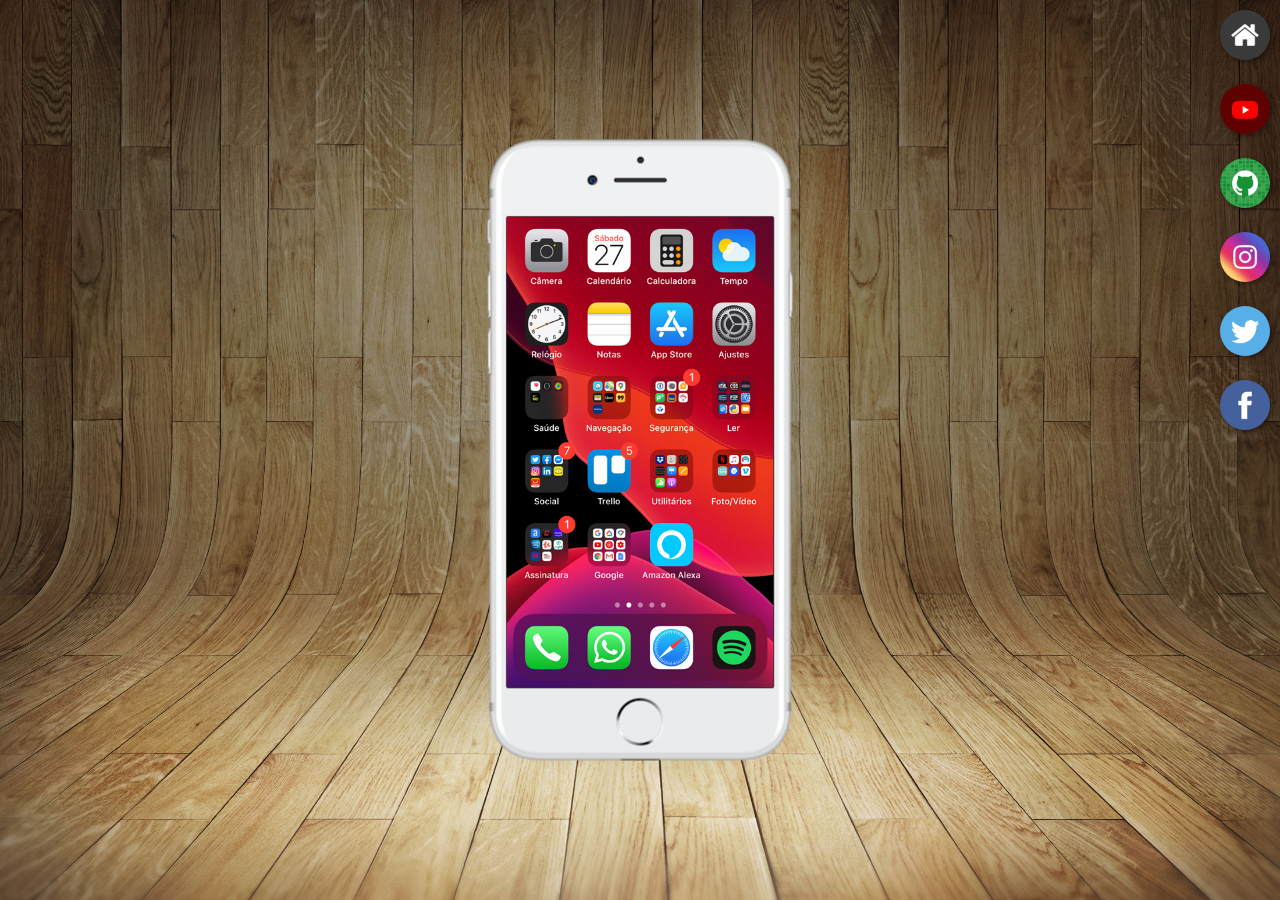
<file: index.html>
<!DOCTYPE html>
<html lang="en">
<head>
    <meta charset="UTF-8">
    <meta name="viewport" content="width=device-width, initial-scale=1.0">
    <link rel="shortcut icon" href="favicon.ico" type="image/x-icon">
    <link rel="stylesheet" href="style/style.css">
    <title>Projecto Redes Sociais</title>
</head>
<body>
    <main>
        <section id="telefone">
            <iframe src="home.html" frameborder="0" name="tela" id="tela">
            </iframe>
        </section>
        <section id="redes-sociais">
            <a href="home.html" target="tela"><img src="images/logo-home.jpg" alt=""></a>  <br>
            <a href="youtube.html" target="tela"><img src="images/logo-youtube.jpg" alt=""></a> <br>
            <a href="github.html" target="tela"><img src="images/logo-github.jpg" alt=""></a> <br>
            <a href="instagram.html" target="tela"><img src="images/logo-instagram.jpg" alt=""></a> <br>
            <a href="twitter.html" target="tela"><img src="images/logo-twitter.jpg" alt=""></a> <br>
            <a href="facebook.html" target="tela"><img src="images/logo-facebook.jpg" alt=""></a> <br>

        </section>
    </main>
</body>
</html>
</file>
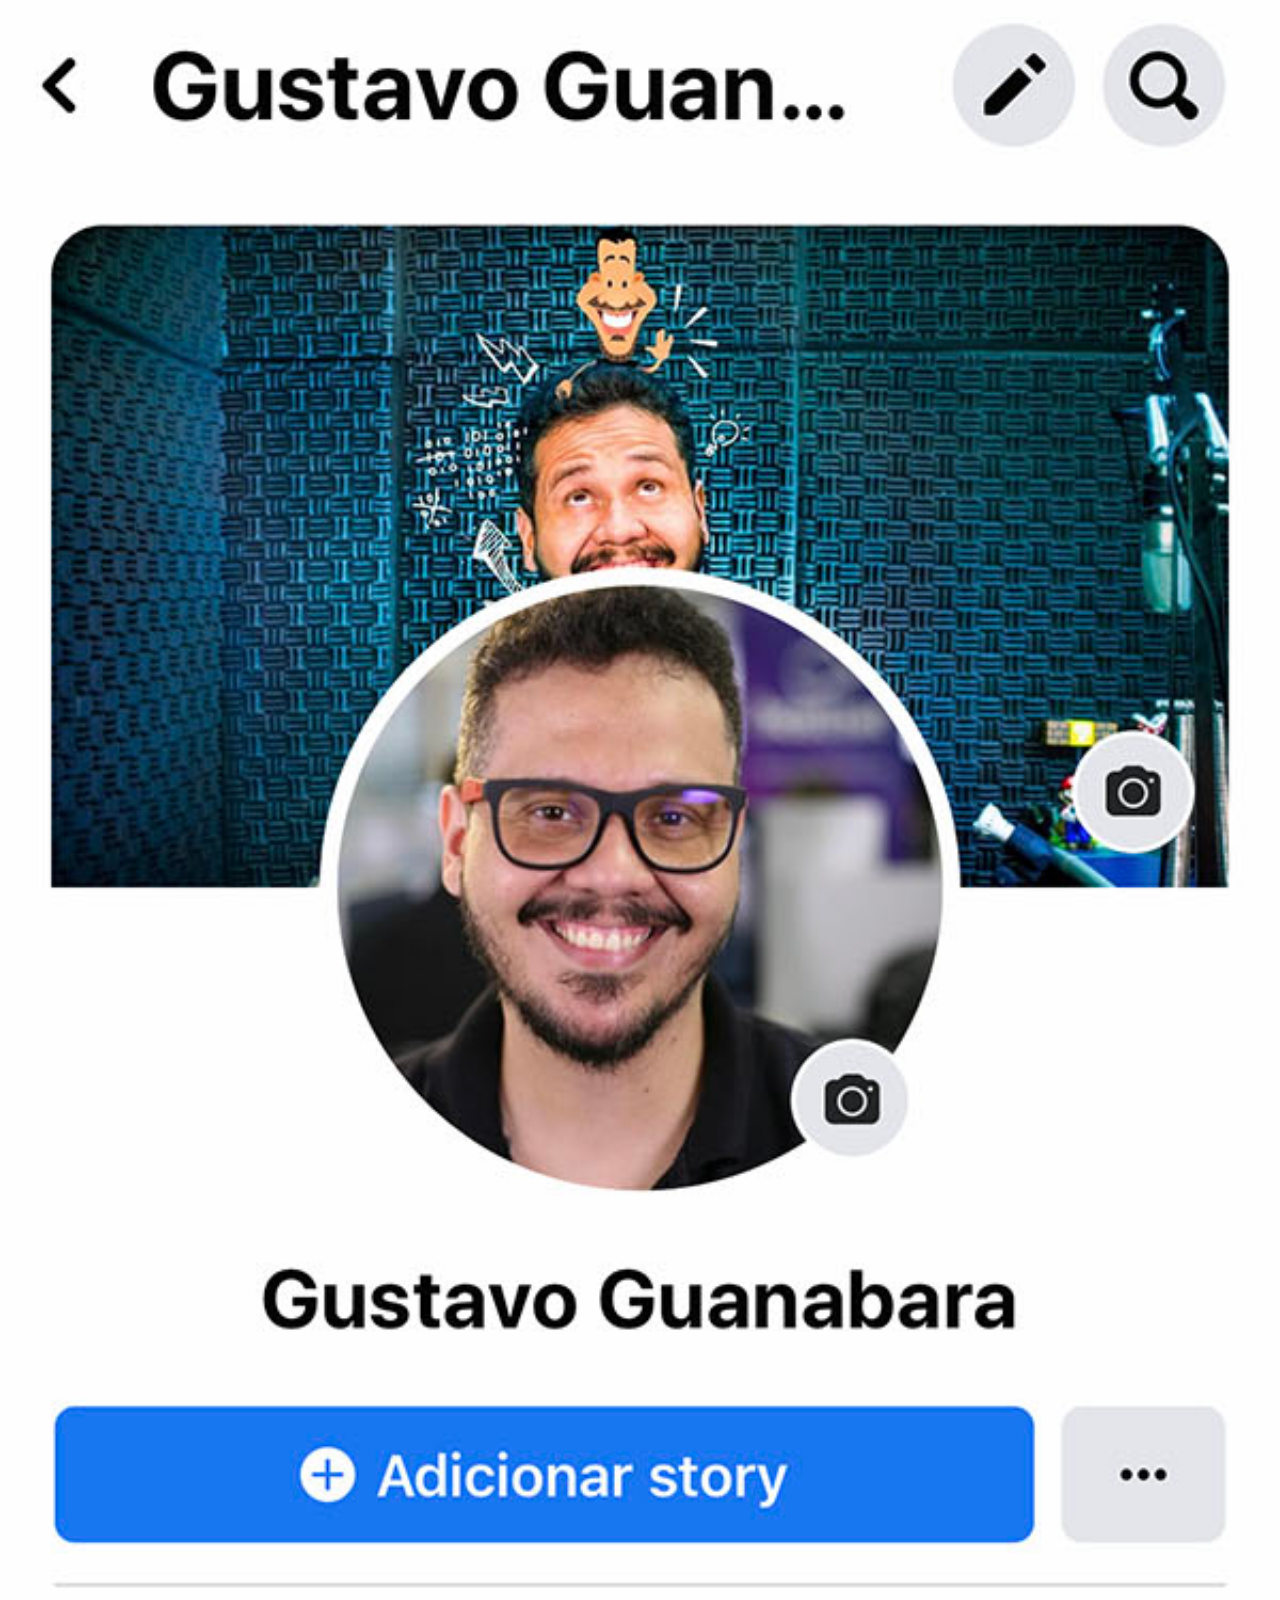
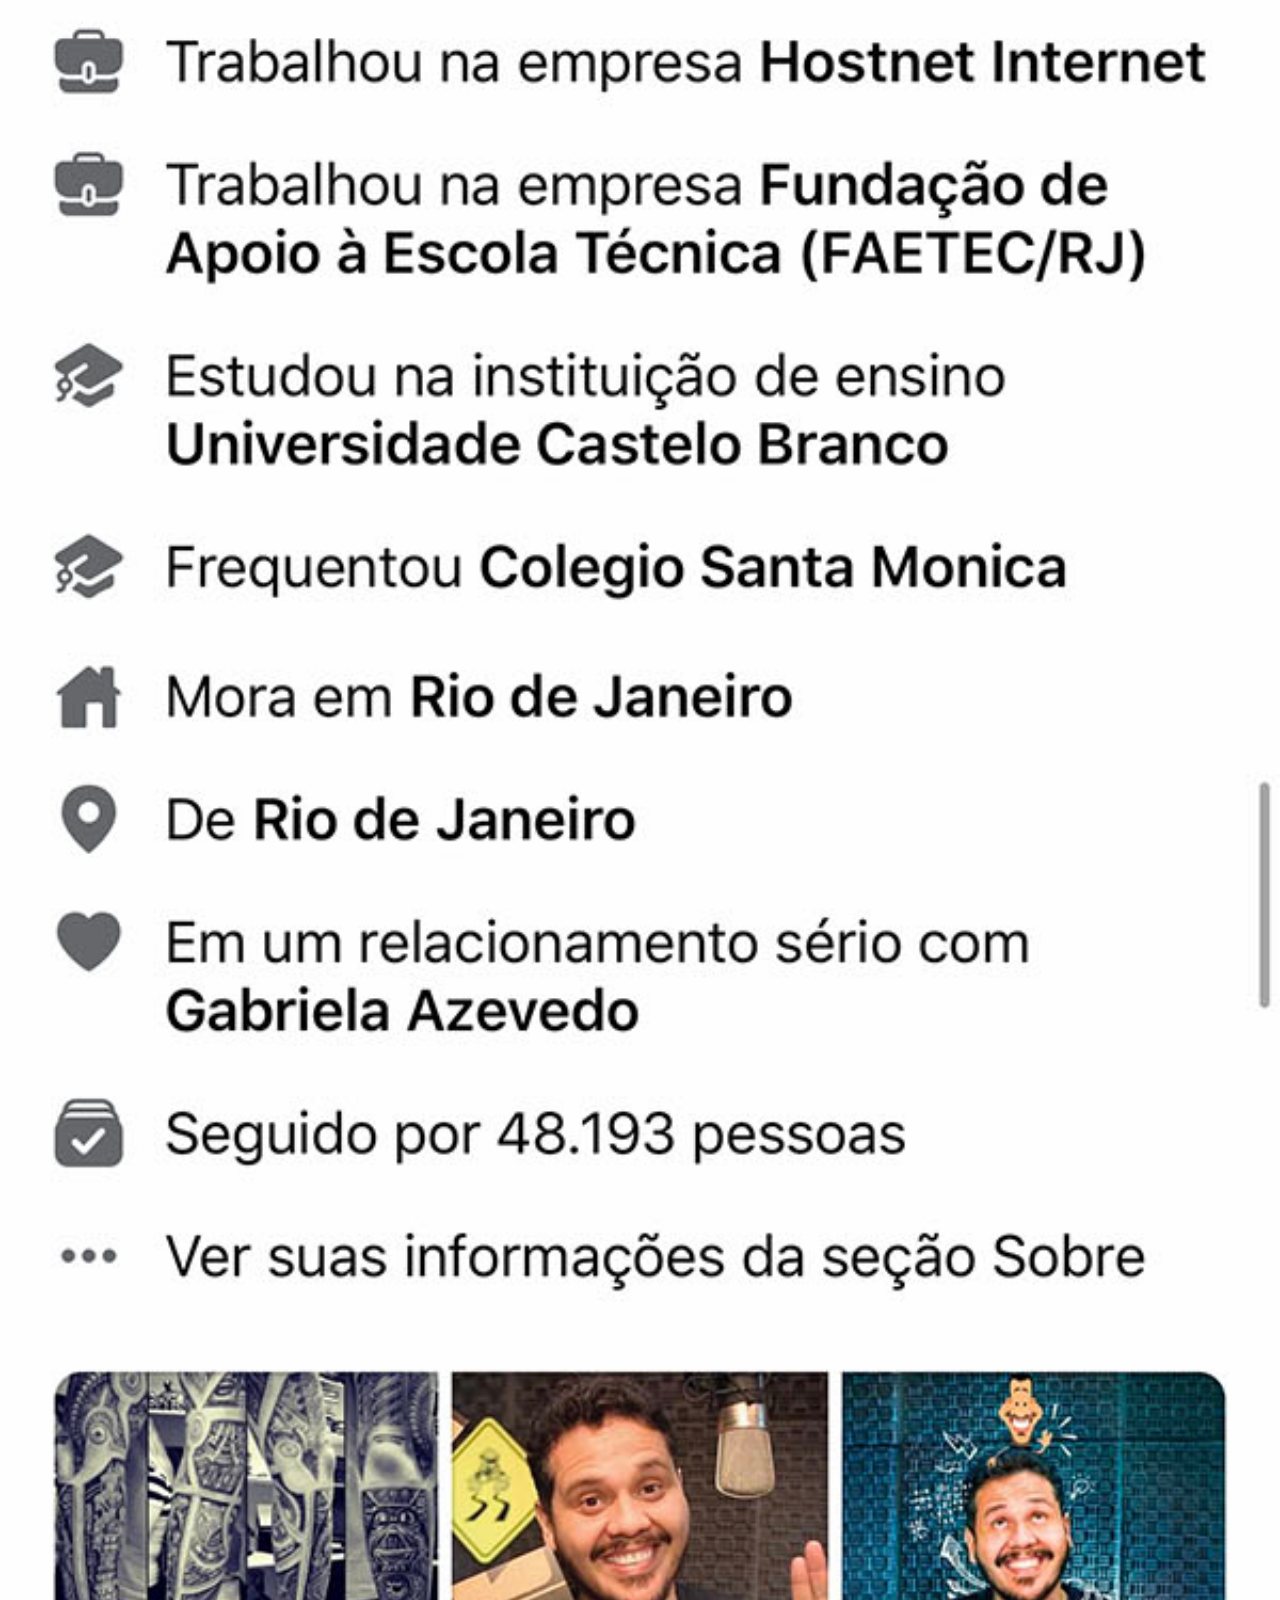
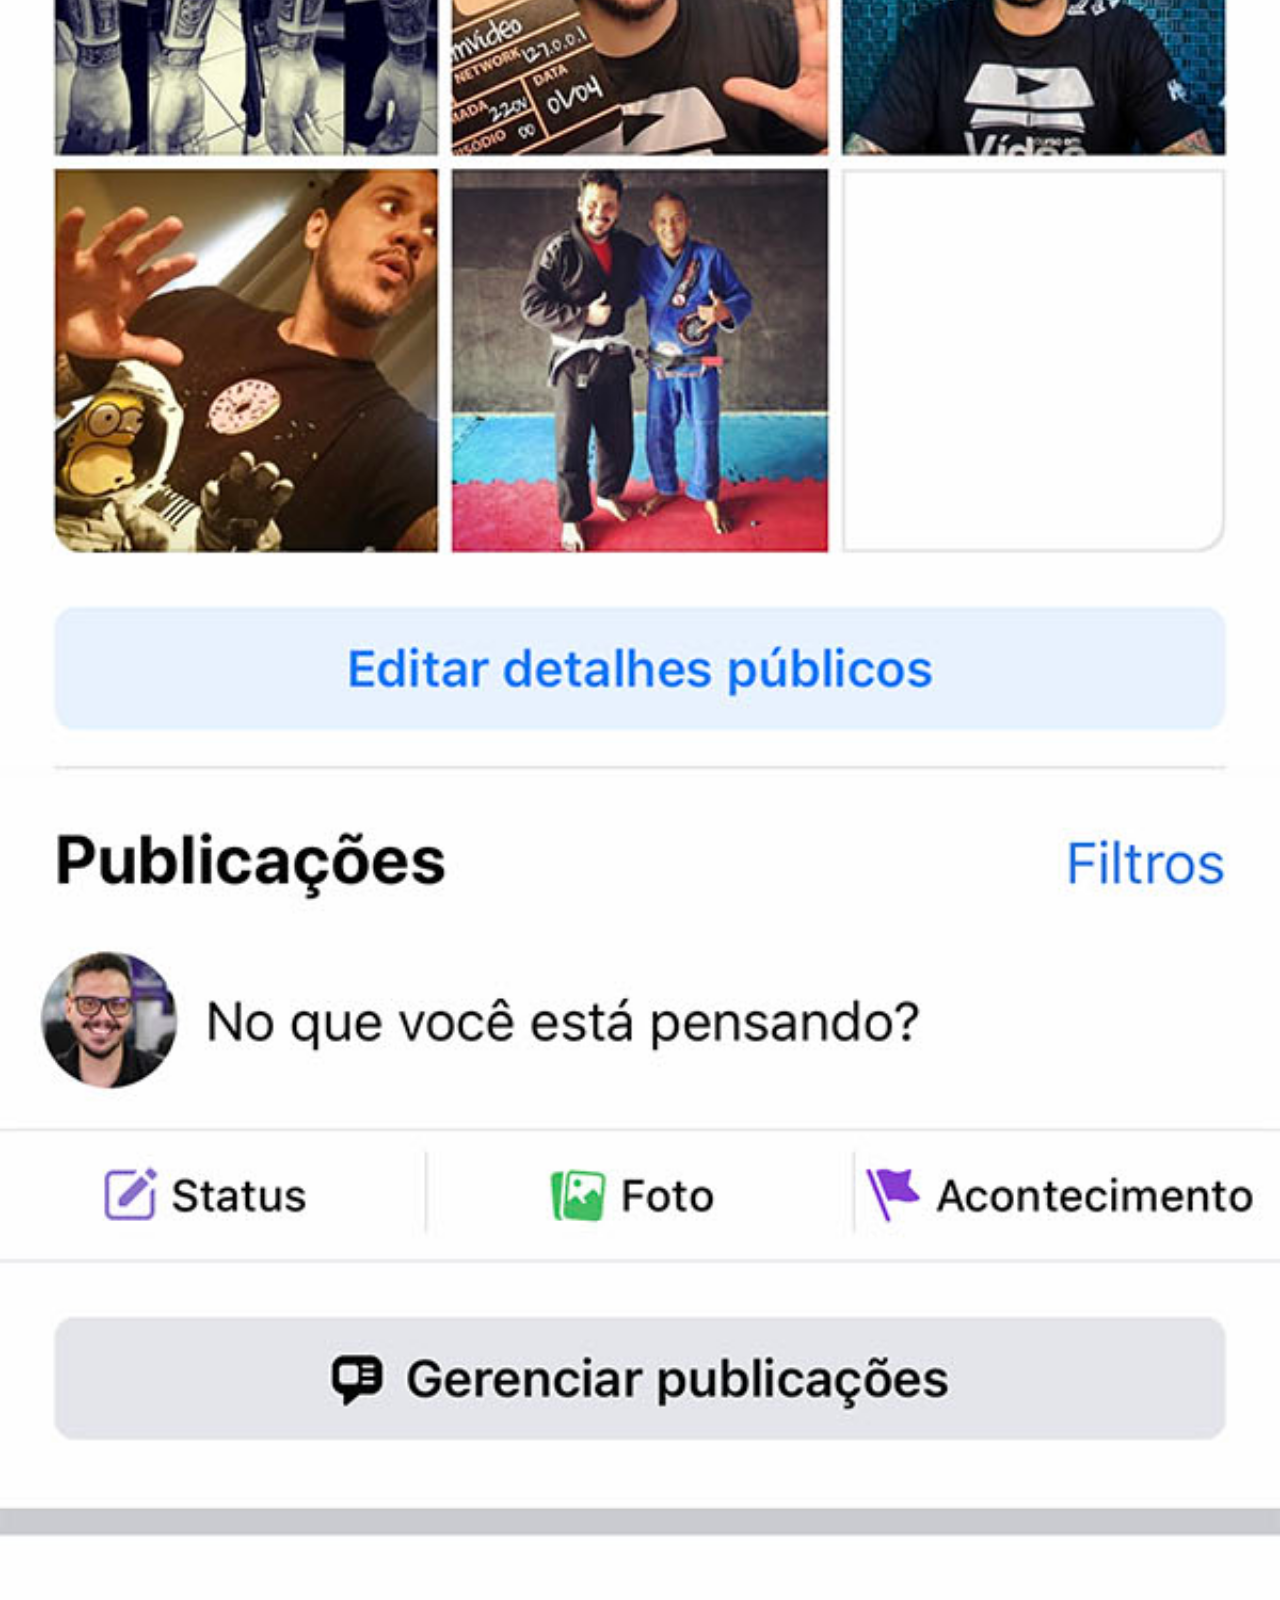
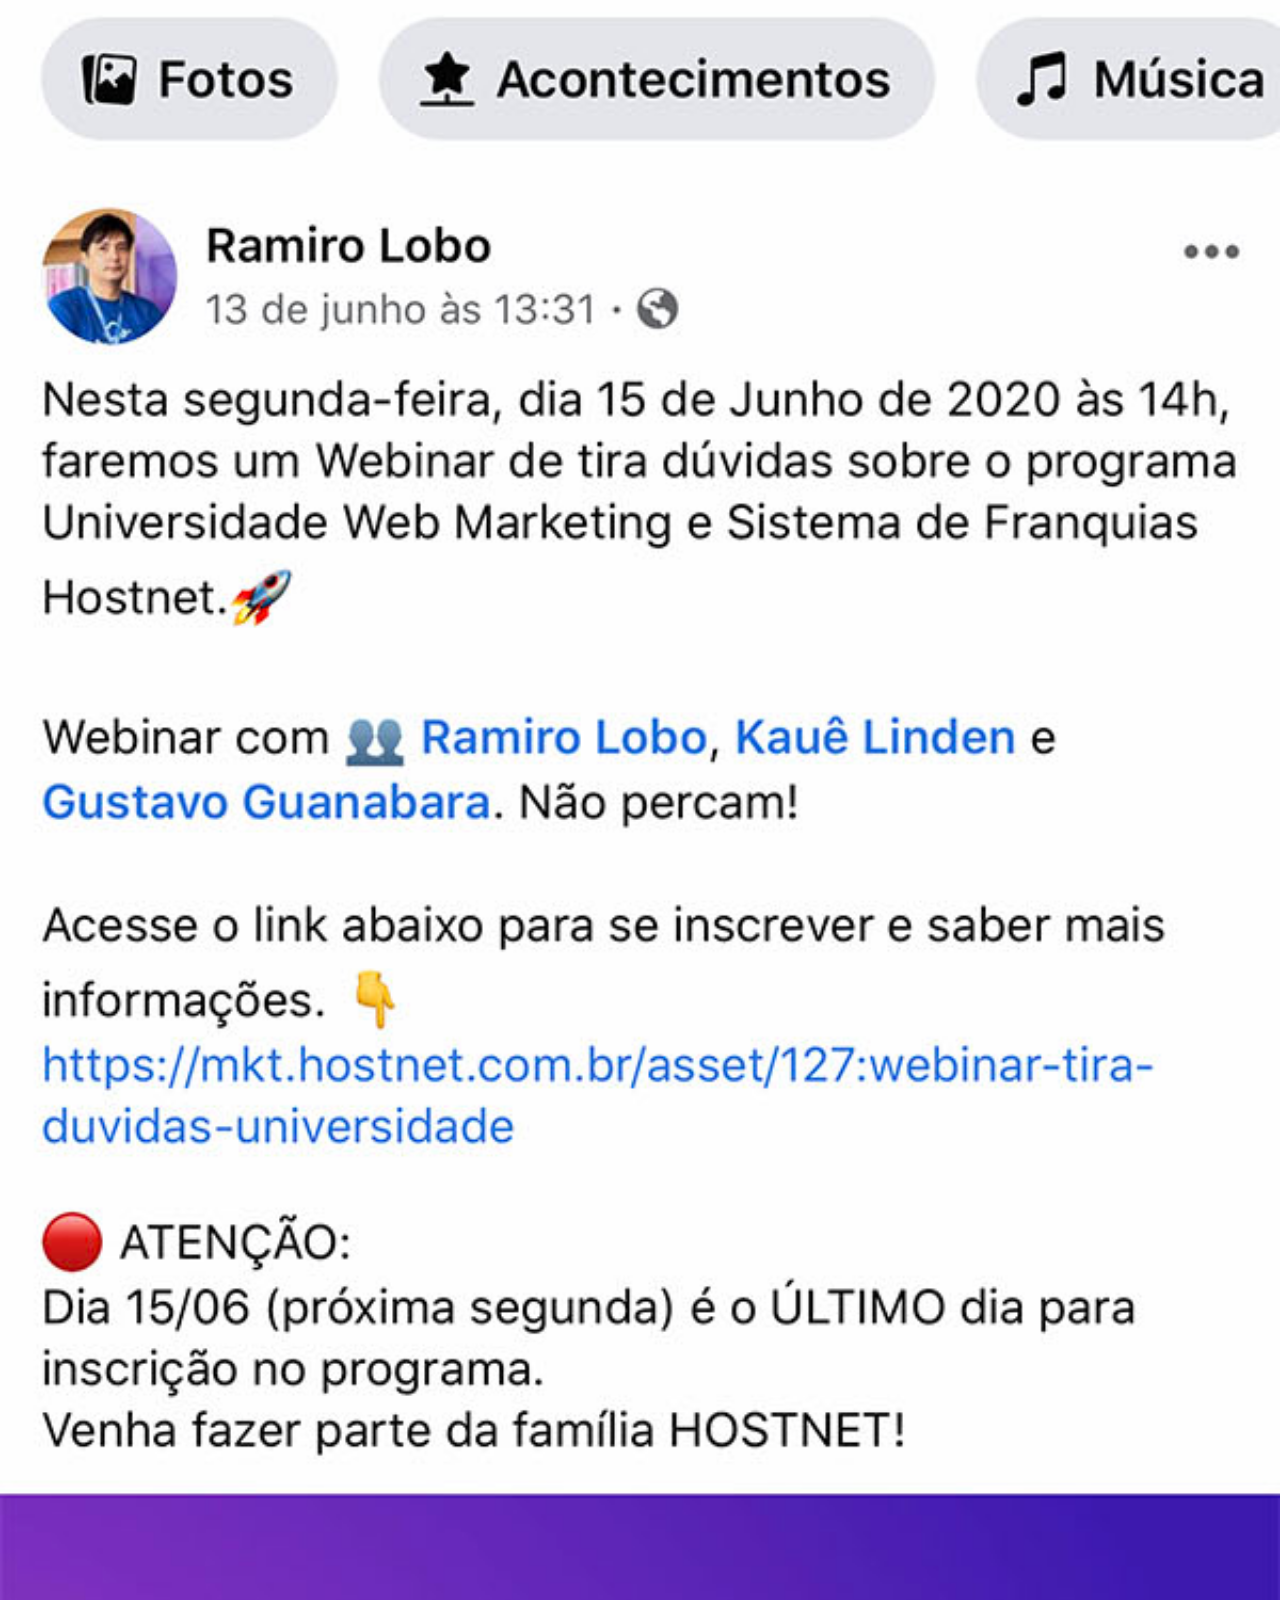
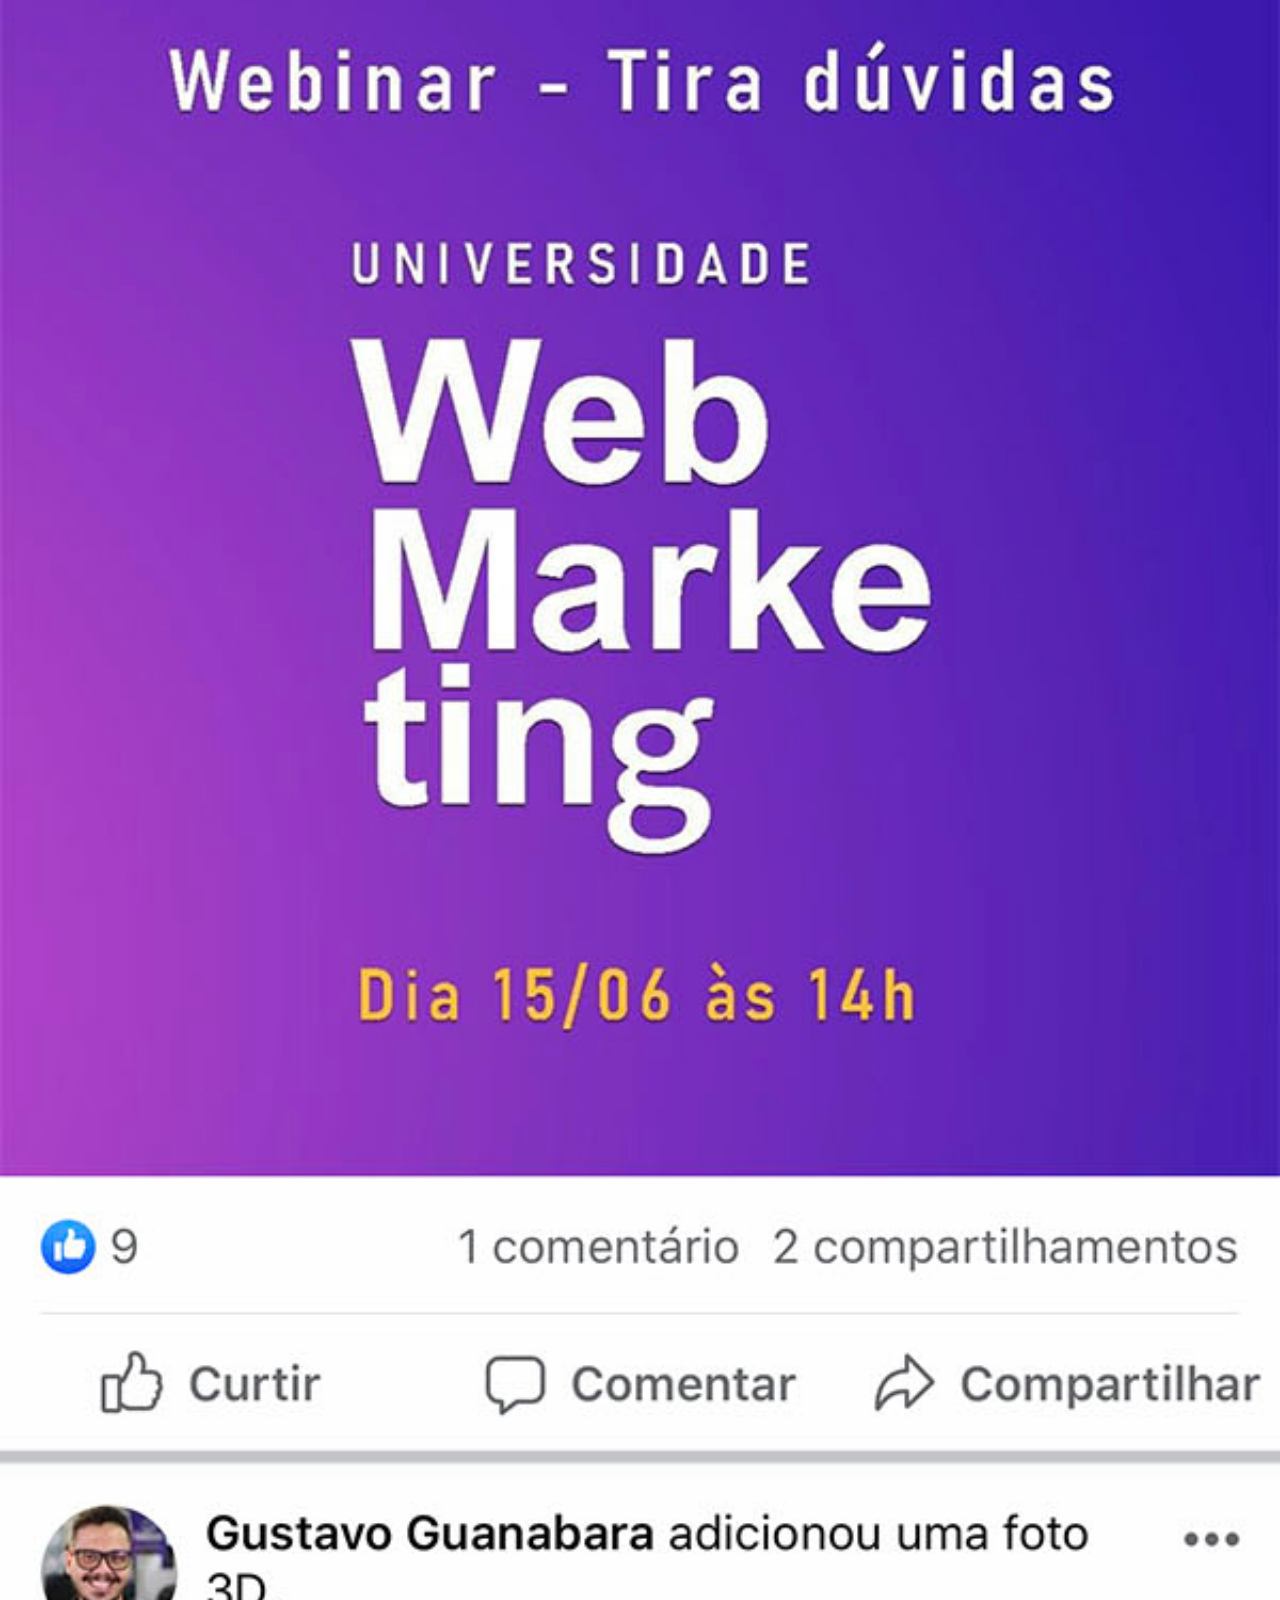
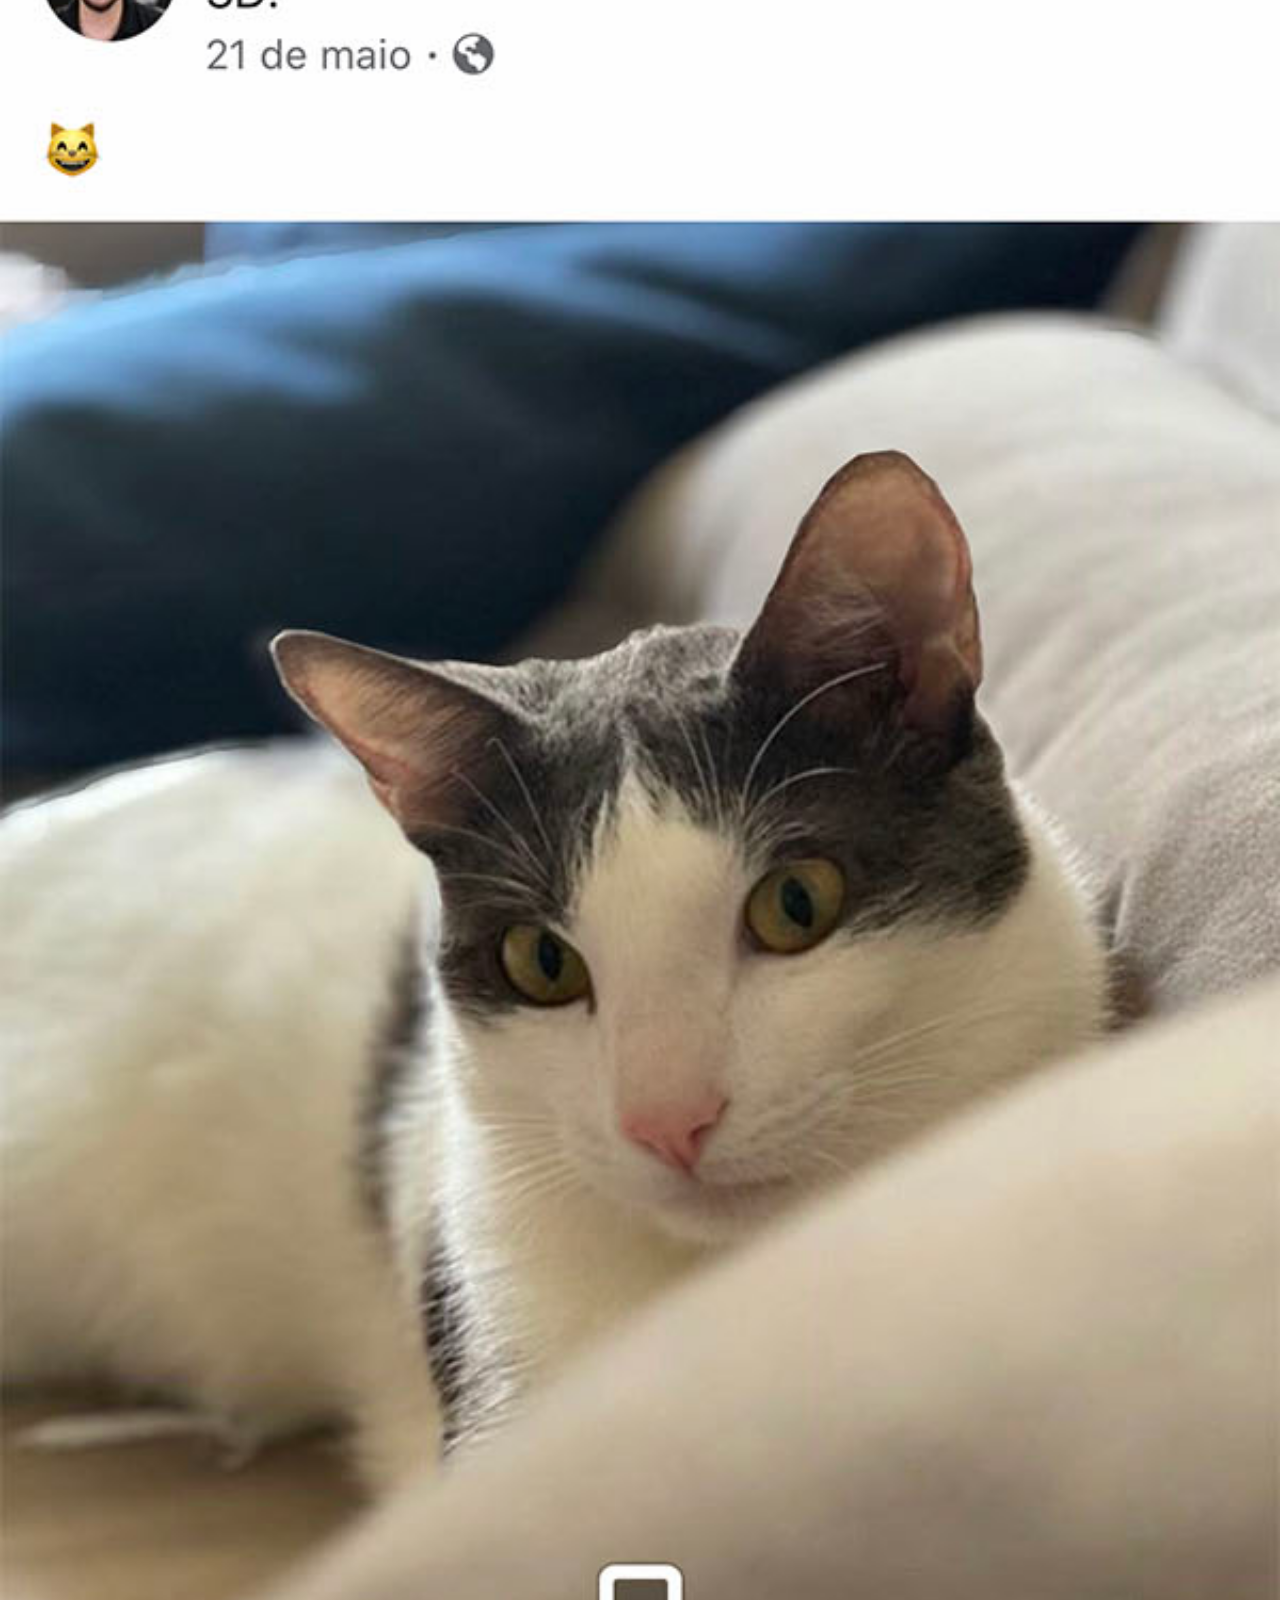
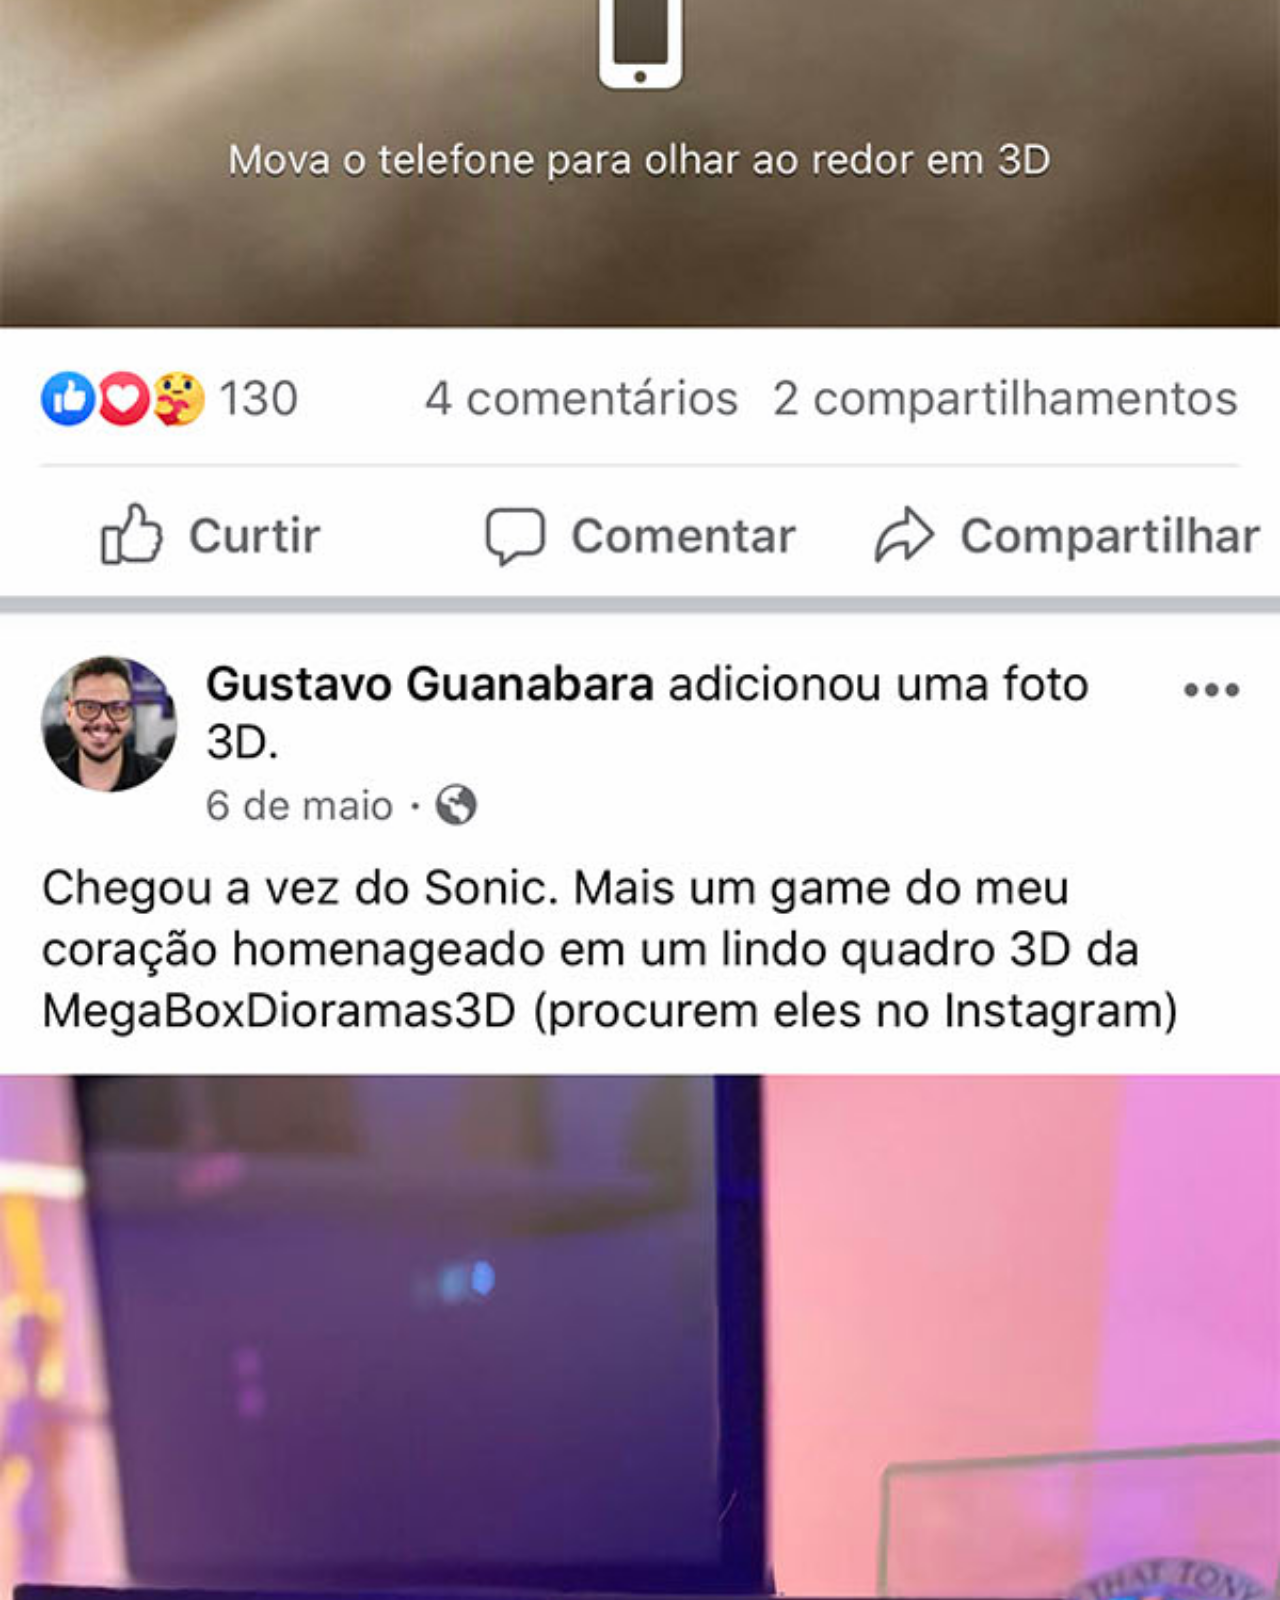
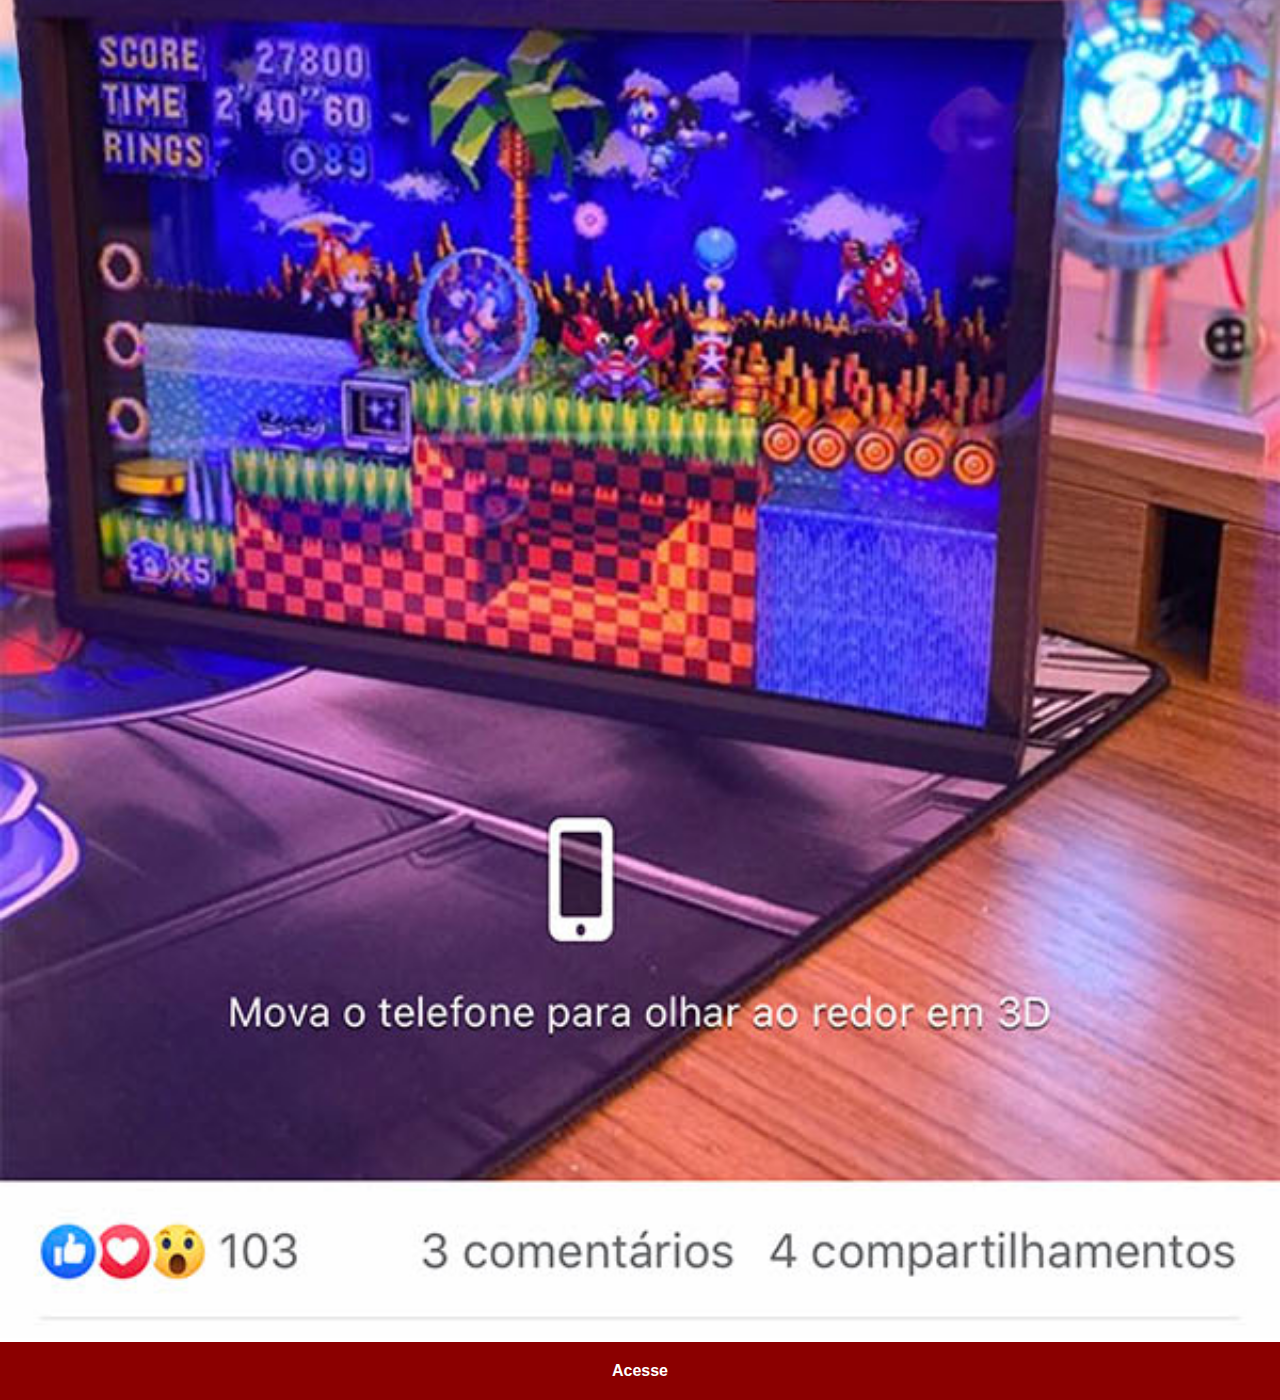
<file: facebook.html>
<!DOCTYPE html>
<html lang="pt-PT">
<head>
    <meta charset="UTF-8">
    <meta name="viewport" content="width=device-width, initial-scale=1.0">
    <title>Youtube</title>
    <link rel="stylesheet" href="style/social.css">
    <style>
        * {
            margin: 0px;
            padding: 0px;
            font-family: Arial, Helvetica, sans-serif;
        }
        ::-webkit-scrollbar {
            width: 0px;
            height: 0px;
        }
        img {
            width: 100vw;
        }

        a {
            display: block;
            text-align: center;
            color: white;
            background: darkred;
            padding: 20px;
            text-decoration: none;
            font-weight: bolder;
        }
    </style>
</head>
<body>
    <img src="images/tela-facebook.jpg" alt="Facebook">
    <a href="">Acesse</a>
</body>
</html>
</file>
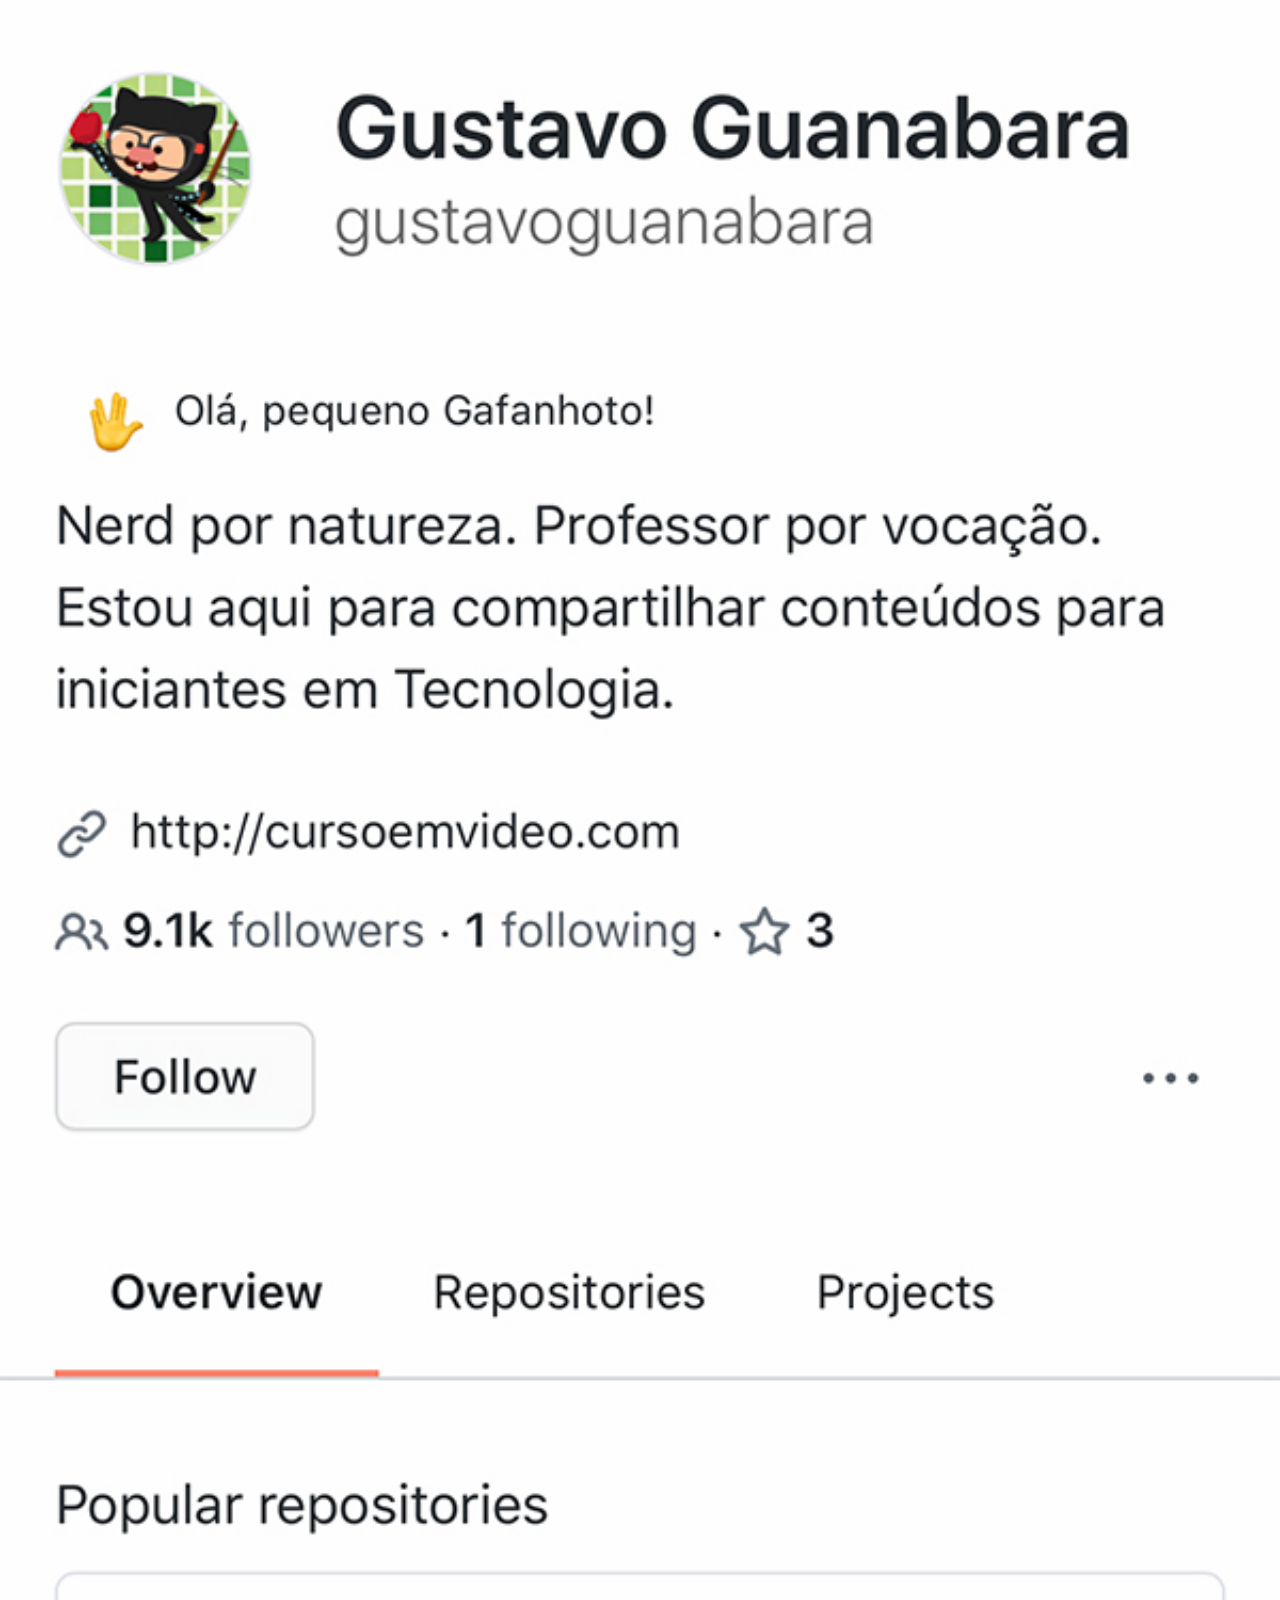
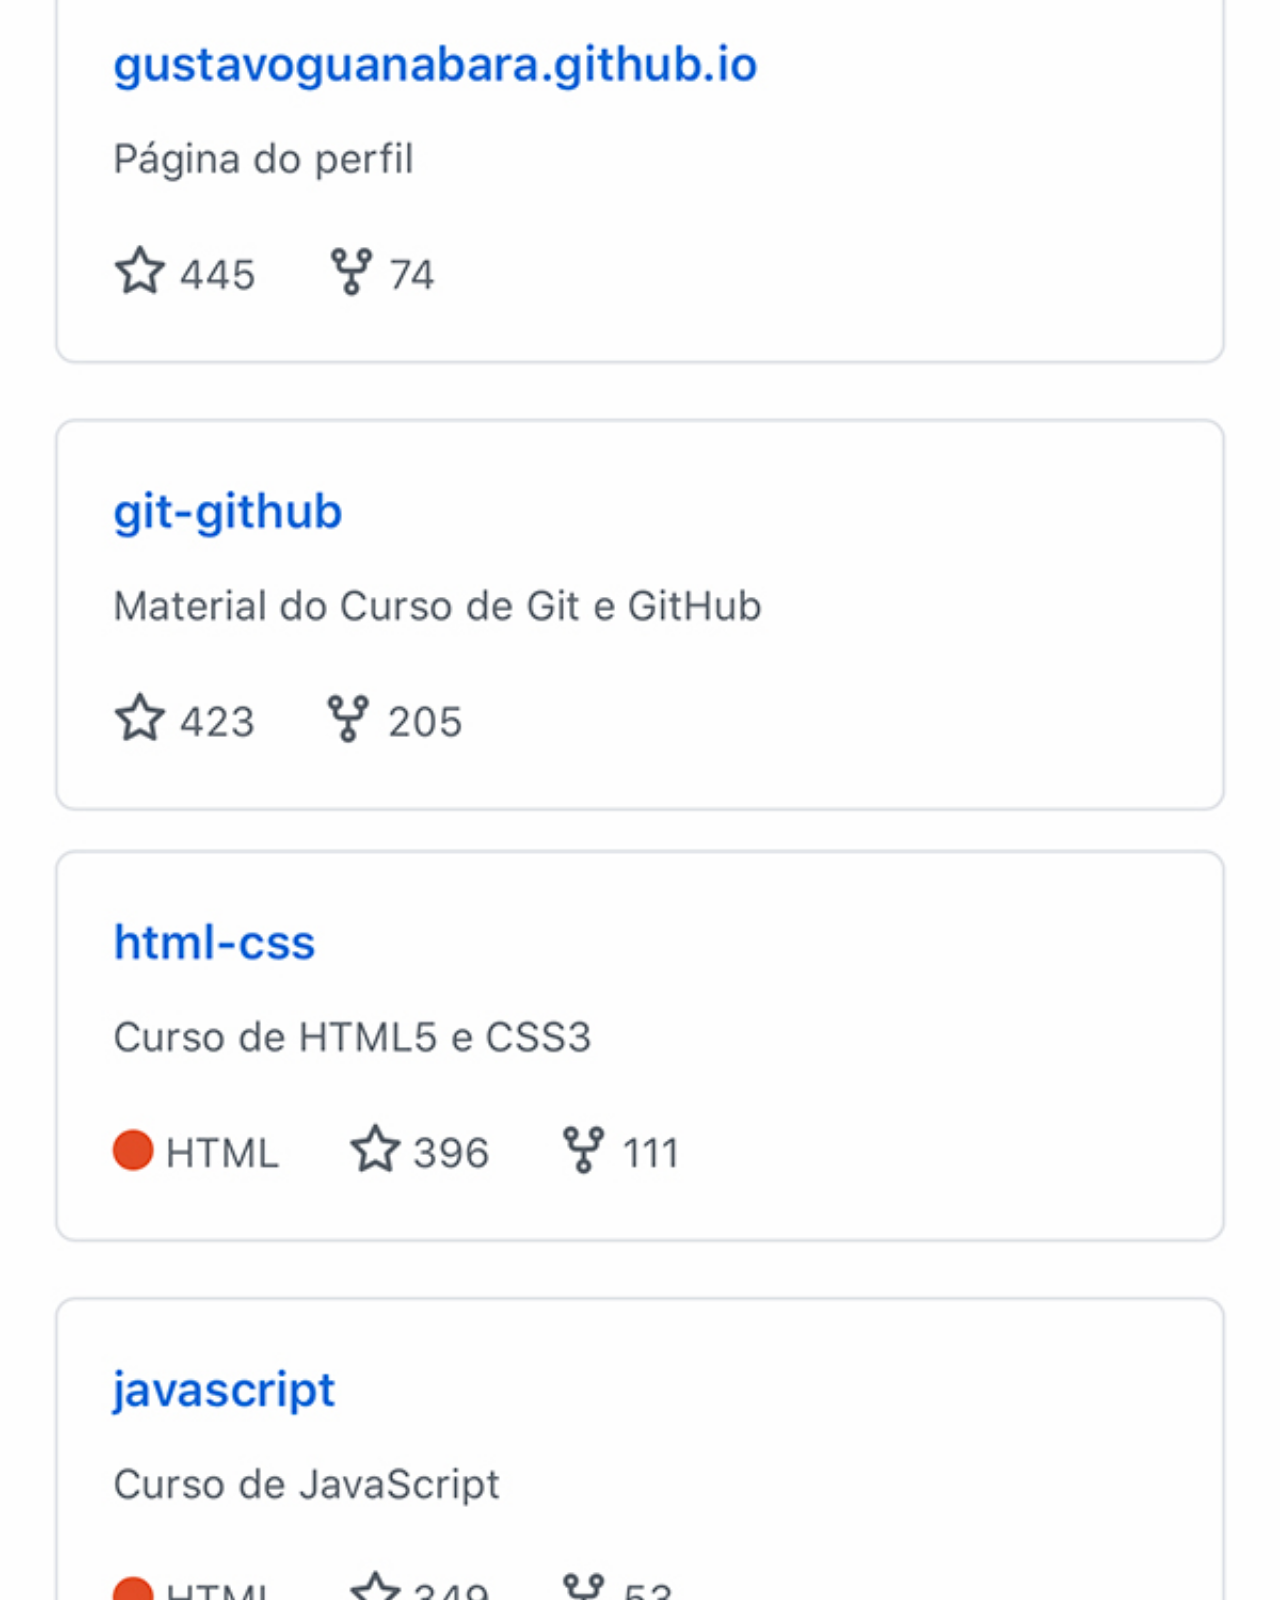
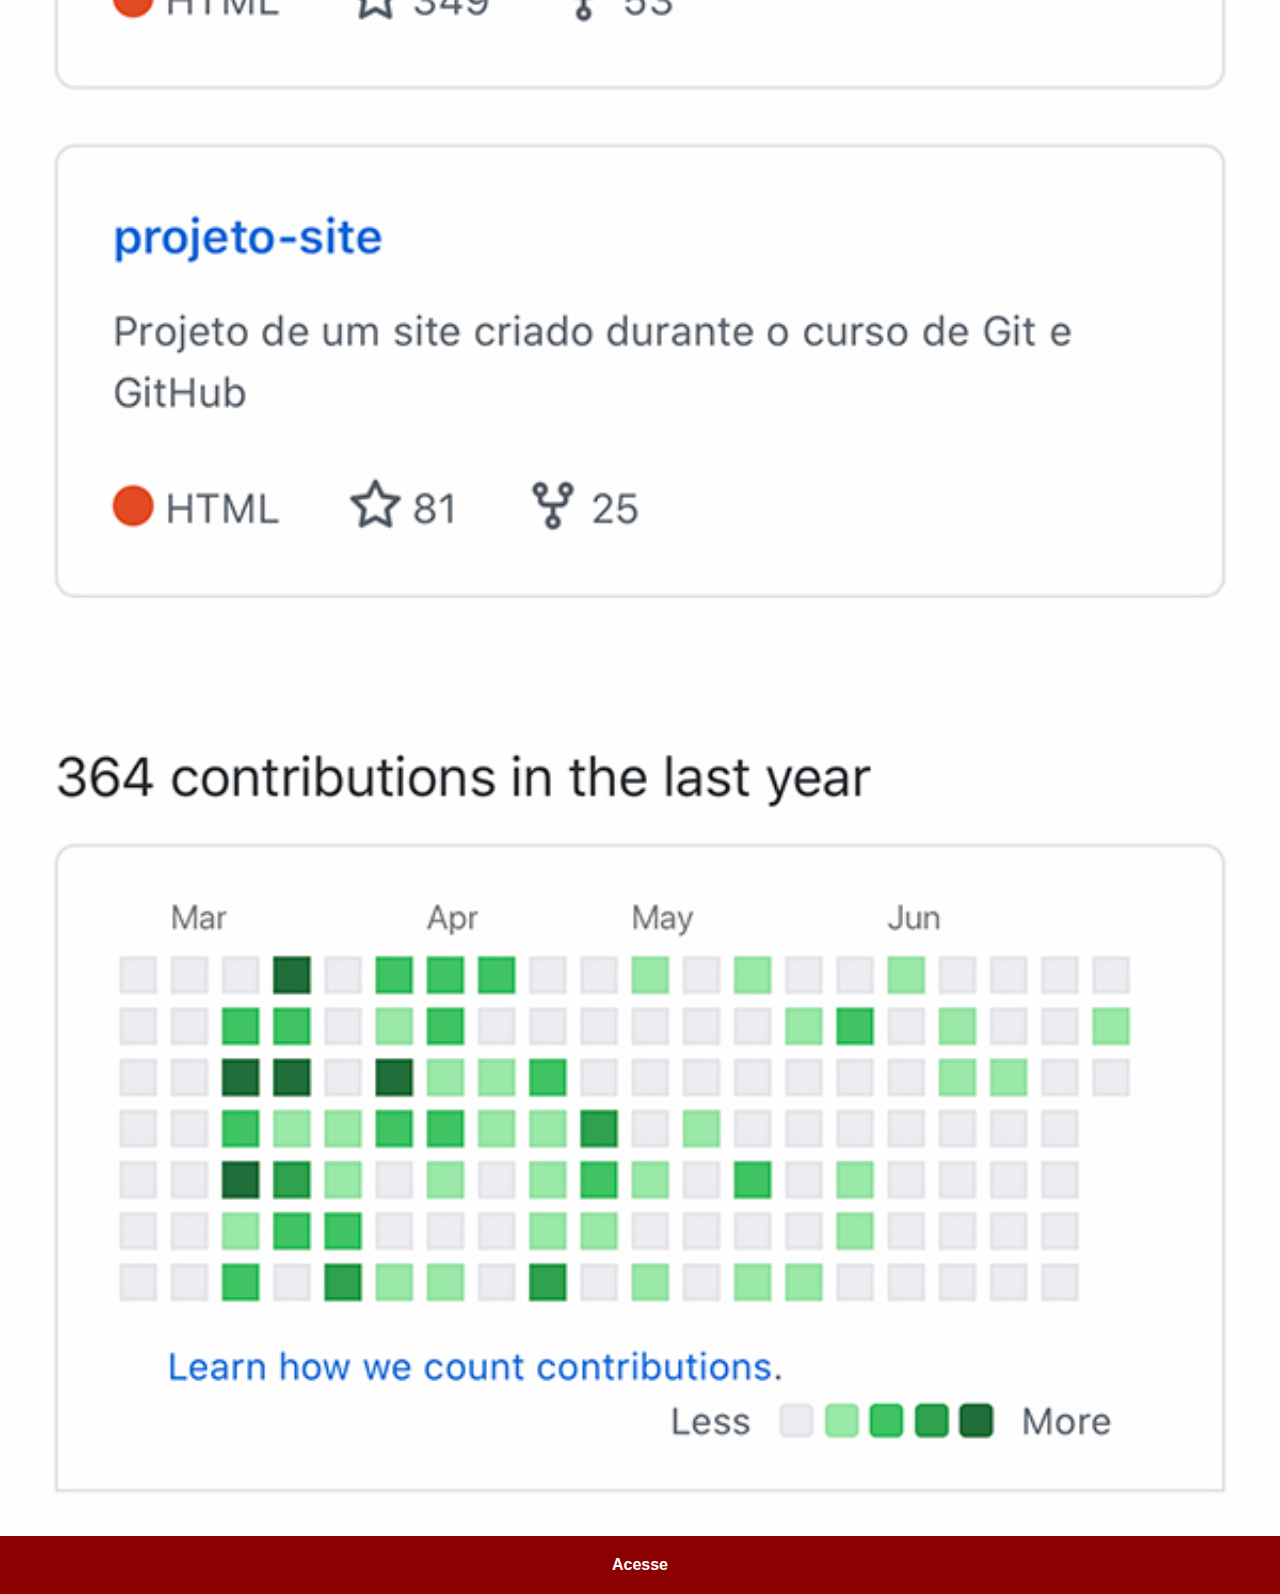
<file: github.html>
<!DOCTYPE html>
<html lang="pt-PT">
<head>
    <meta charset="UTF-8">
    <meta name="viewport" content="width=device-width, initial-scale=1.0">
    <title>Youtube</title>
    <link rel="stylesheet" href="style/social.css">
</head>
<body>
    <img src="images/tela-github.jpg" alt="Git ">
    <a href="">Acesse</a>
</body>
</html>
</file>
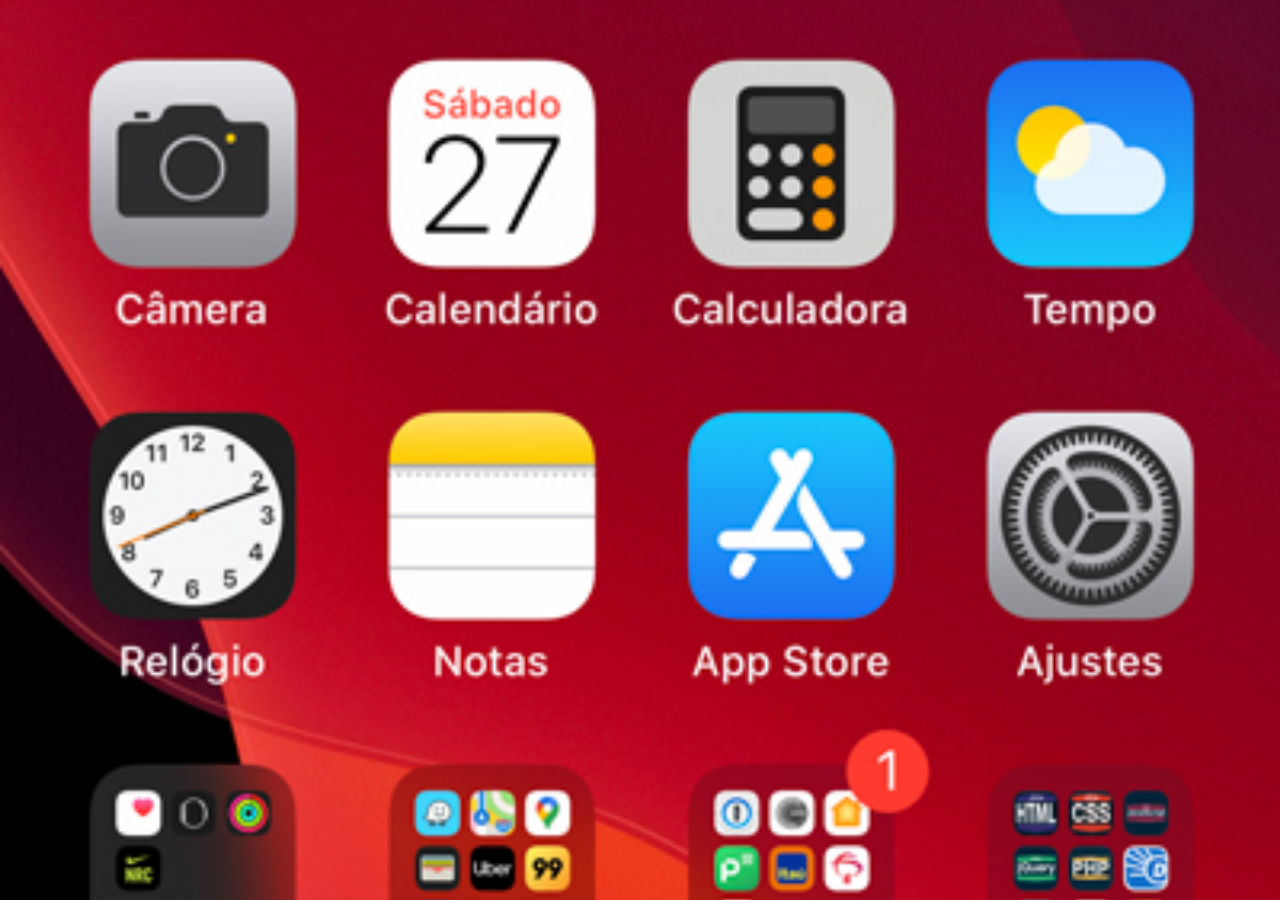
<file: home.html>
<!DOCTYPE html>
<html lang="pt-PT">
<head>
    <meta charset="UTF-8">
    <meta name="viewport" content="width=device-width, initial-scale=1.0">
    <title>Home</title>
    <style>
        * {
            margin: 0px;
            padding: 0px;
        }
        body {
            height: 100vh;
            width: 100vw;
            background: black url('images/tela-home.jpg') no-repeat top center;
            background-size: cover;
        }
    </style>
</head>
<body>
    
</body>
</html>
</file>
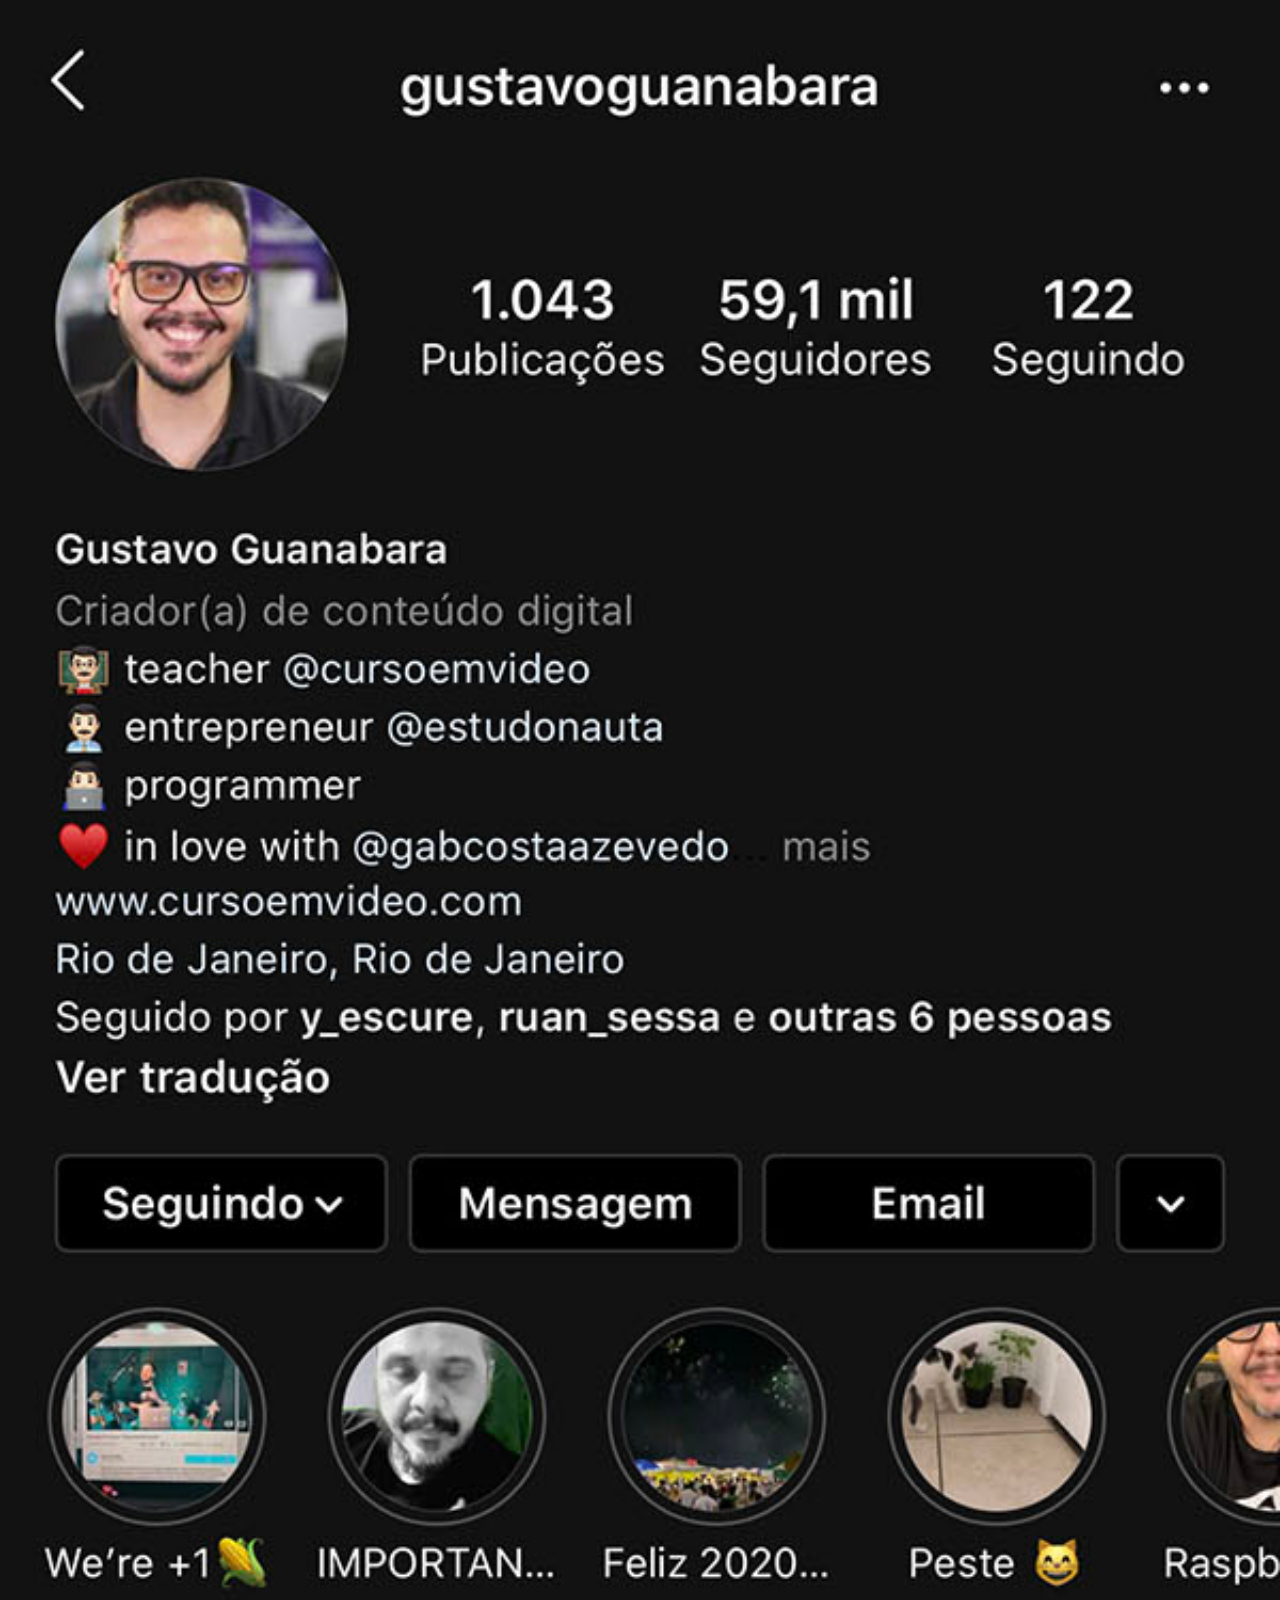
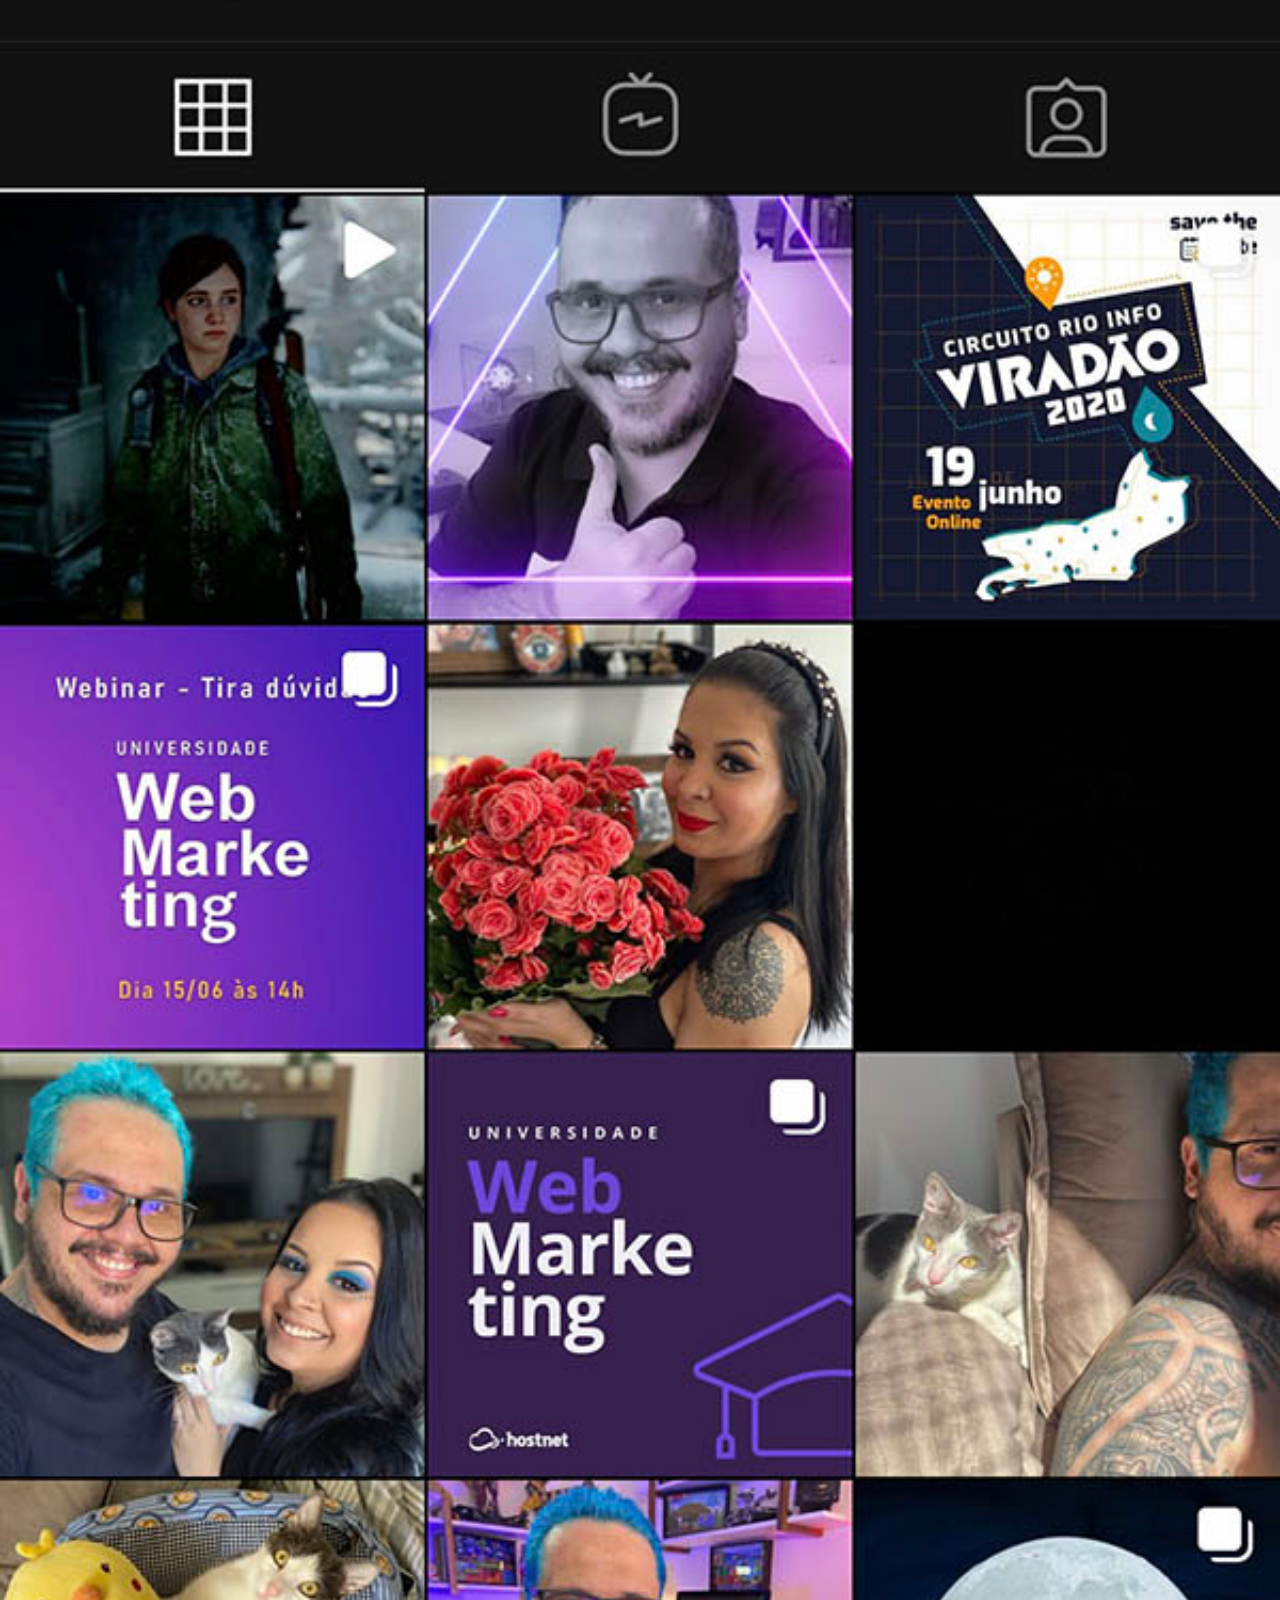
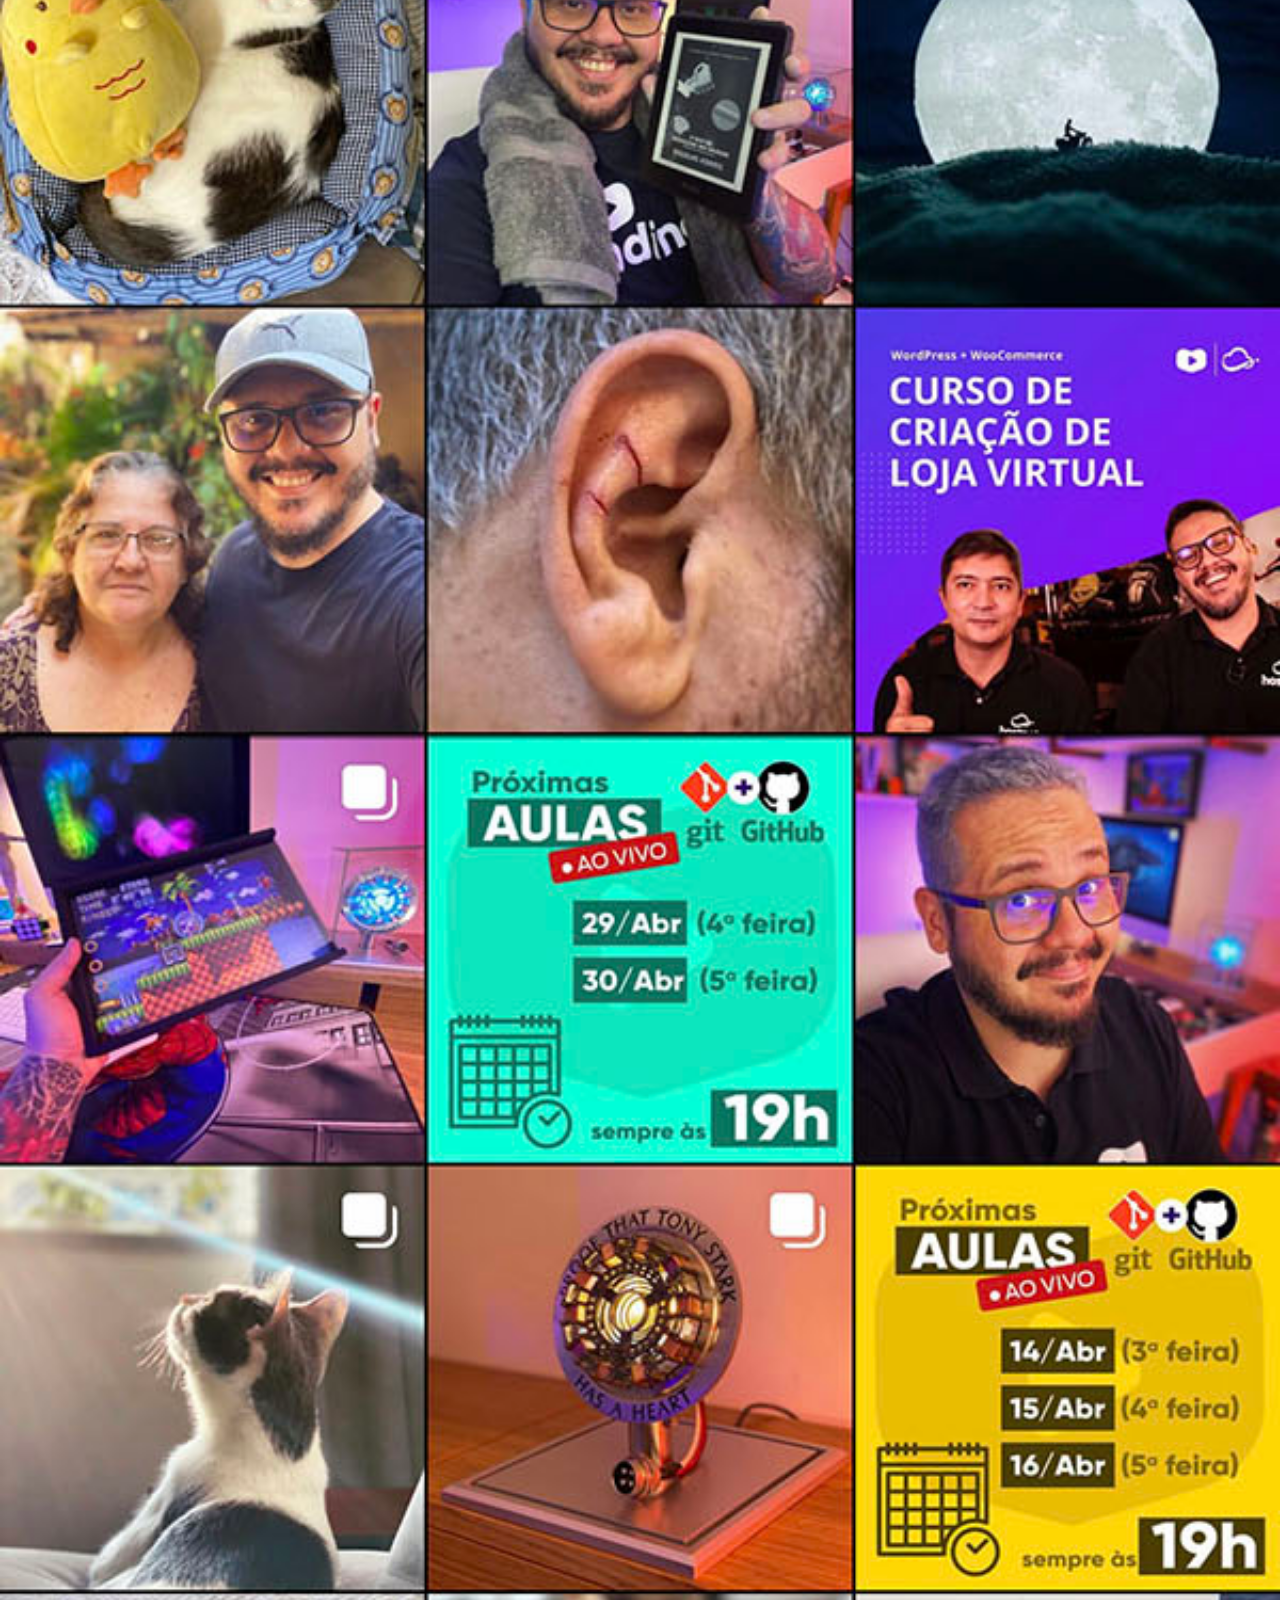
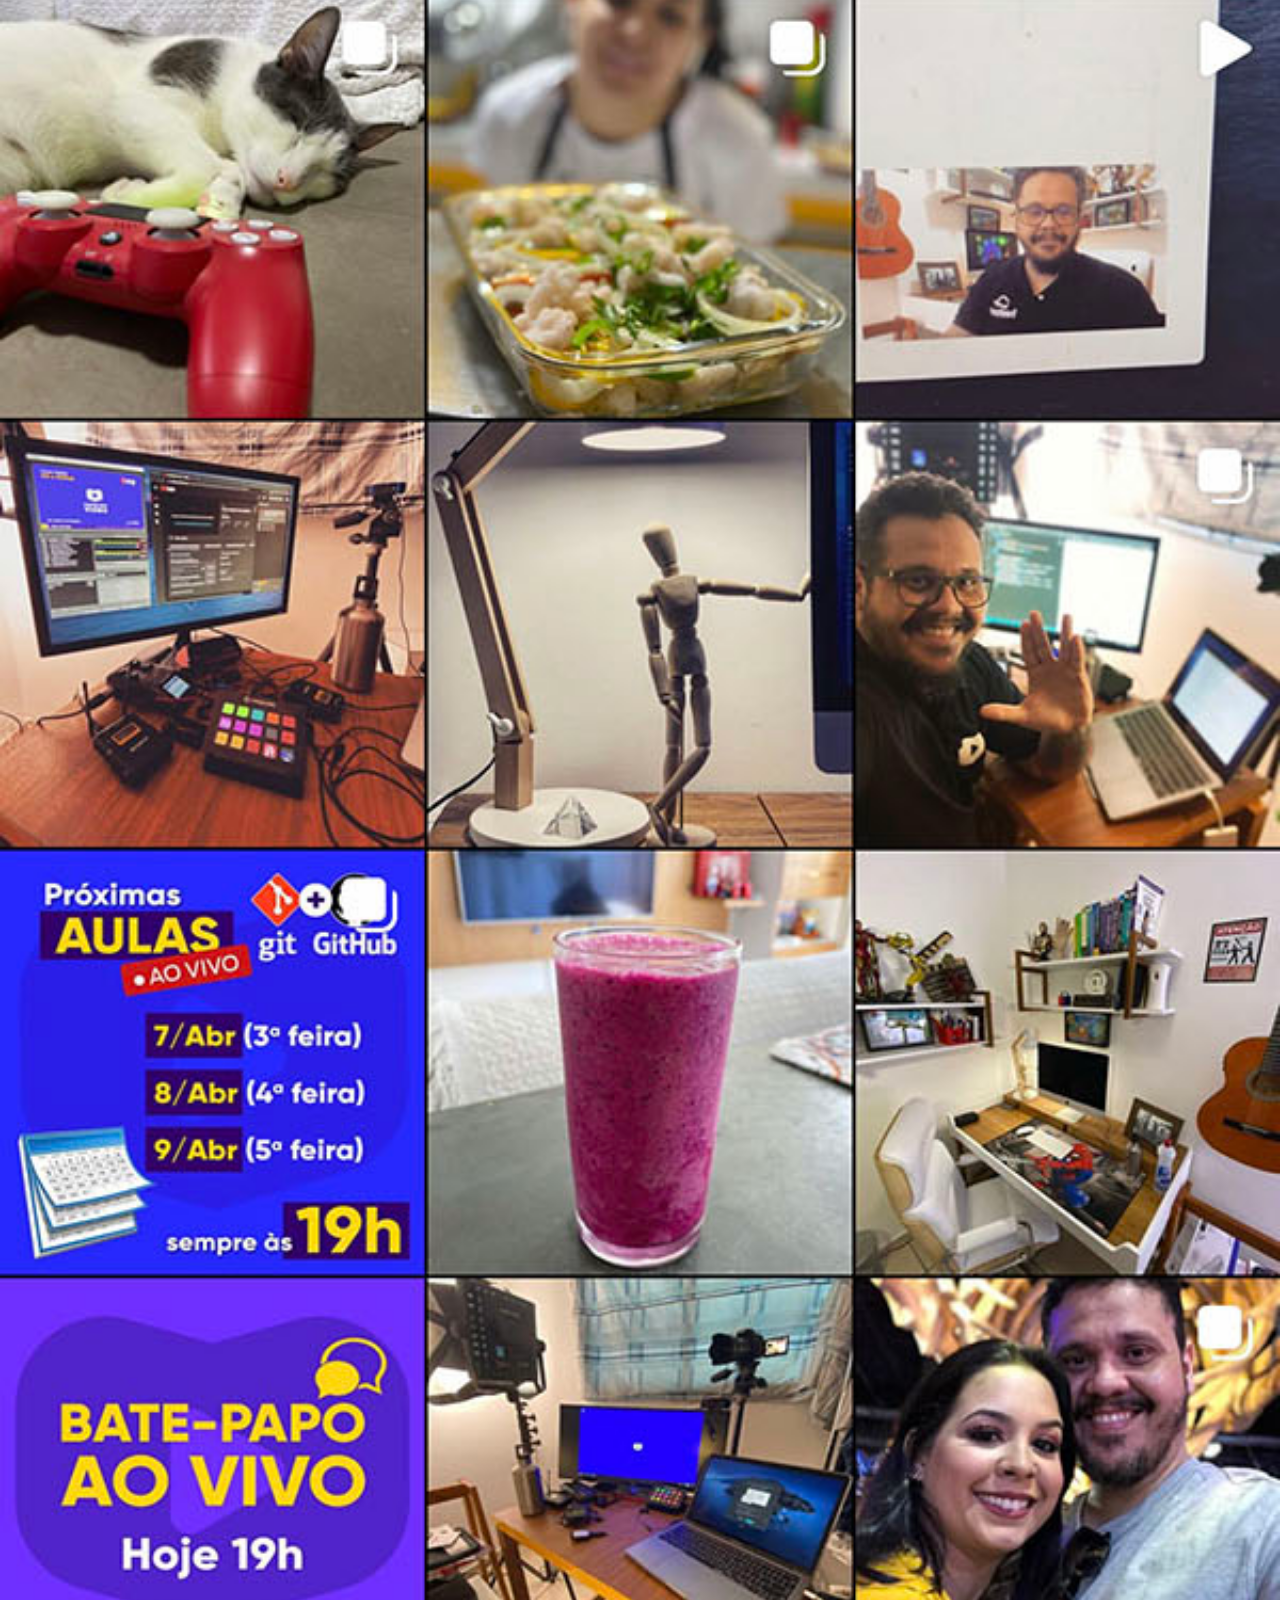
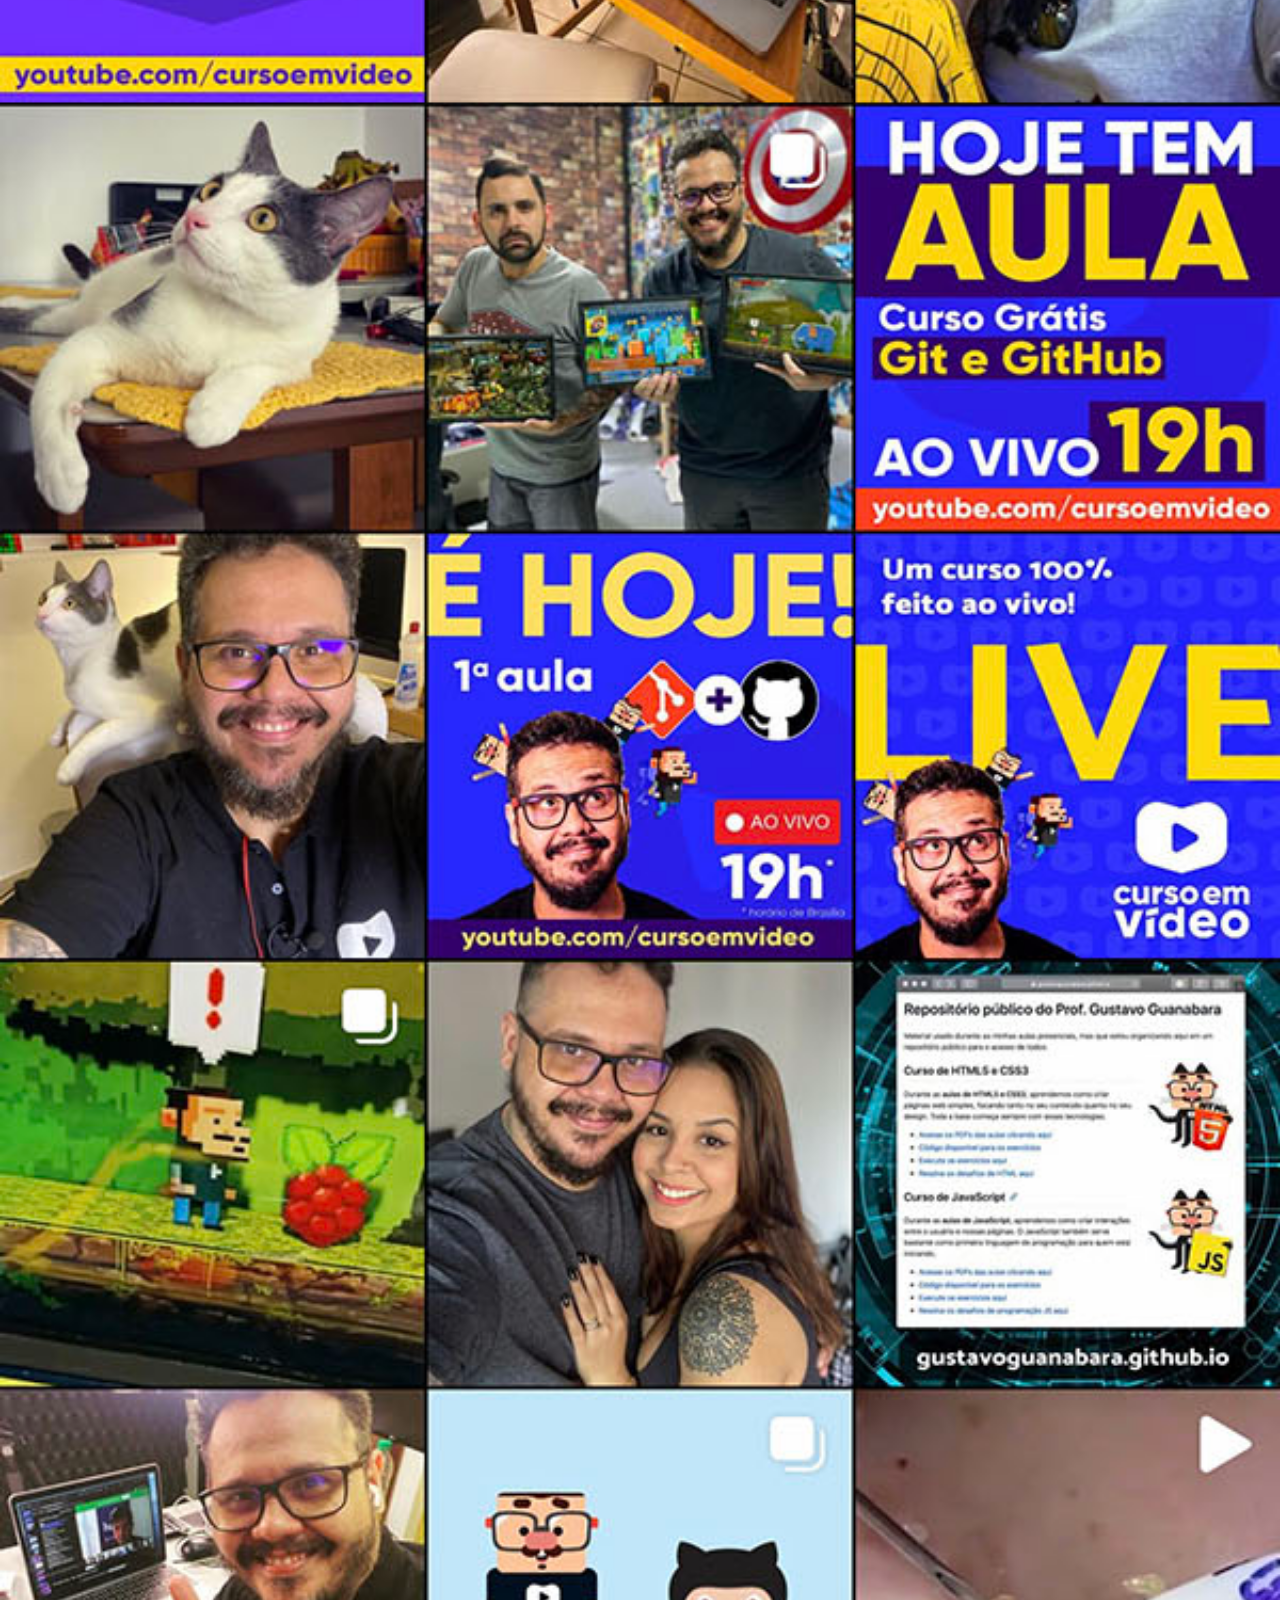
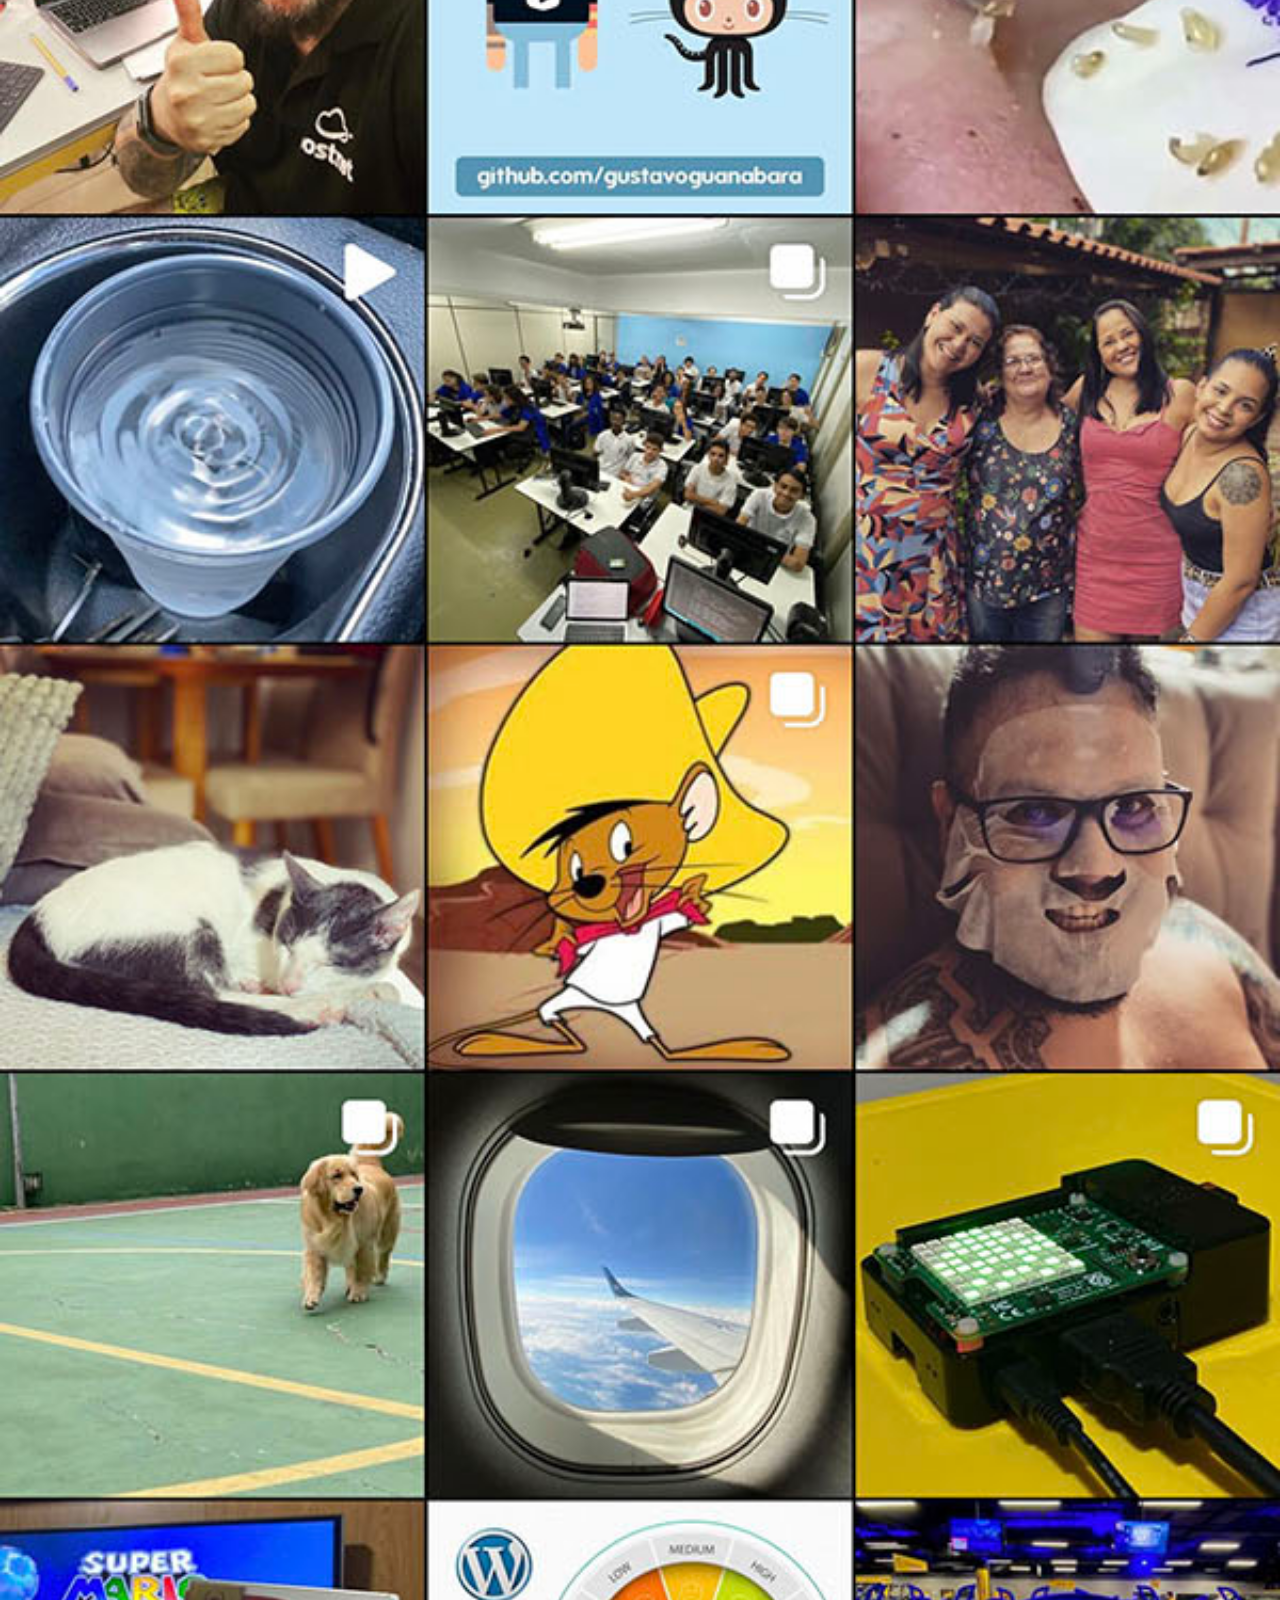
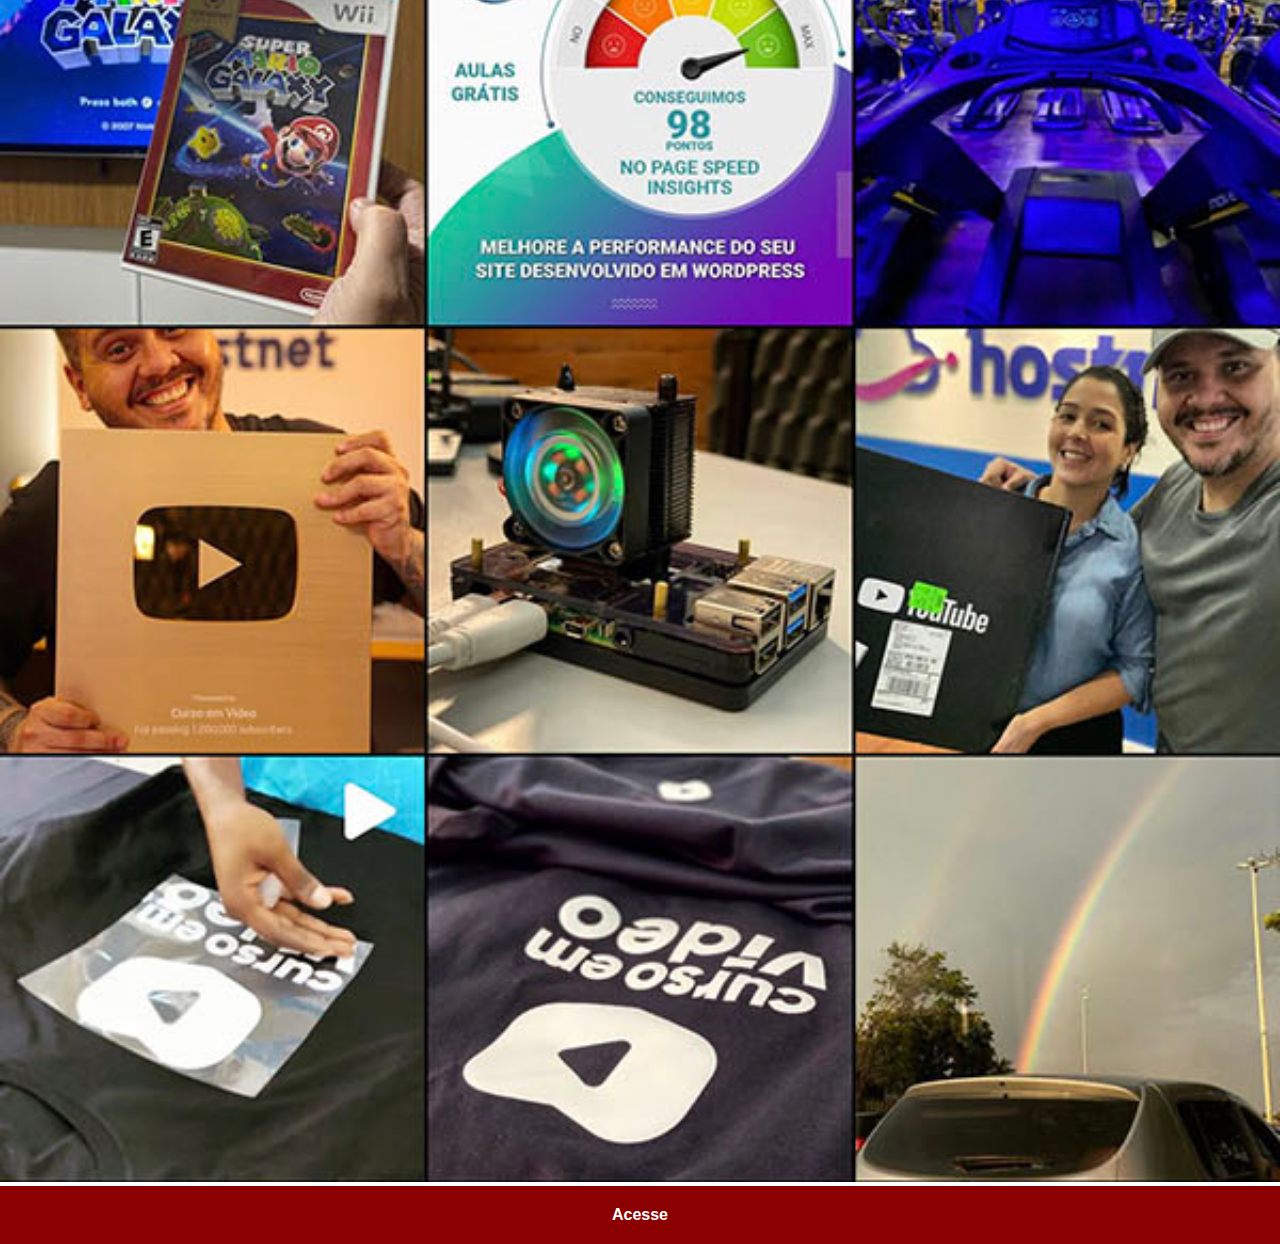
<file: instagram.html>
<!DOCTYPE html>
<html lang="pt-PT">
<head>
    <meta charset="UTF-8">
    <meta name="viewport" content="width=device-width, initial-scale=1.0">
    <title>Youtube</title>
    <link rel="stylesheet" href="style/social.css">
</head>
<body>
    <img src="images/tela-instagram.jpg" alt="Instagram">
    <a href="">Acesse</a>
</body>
</html>
</file>
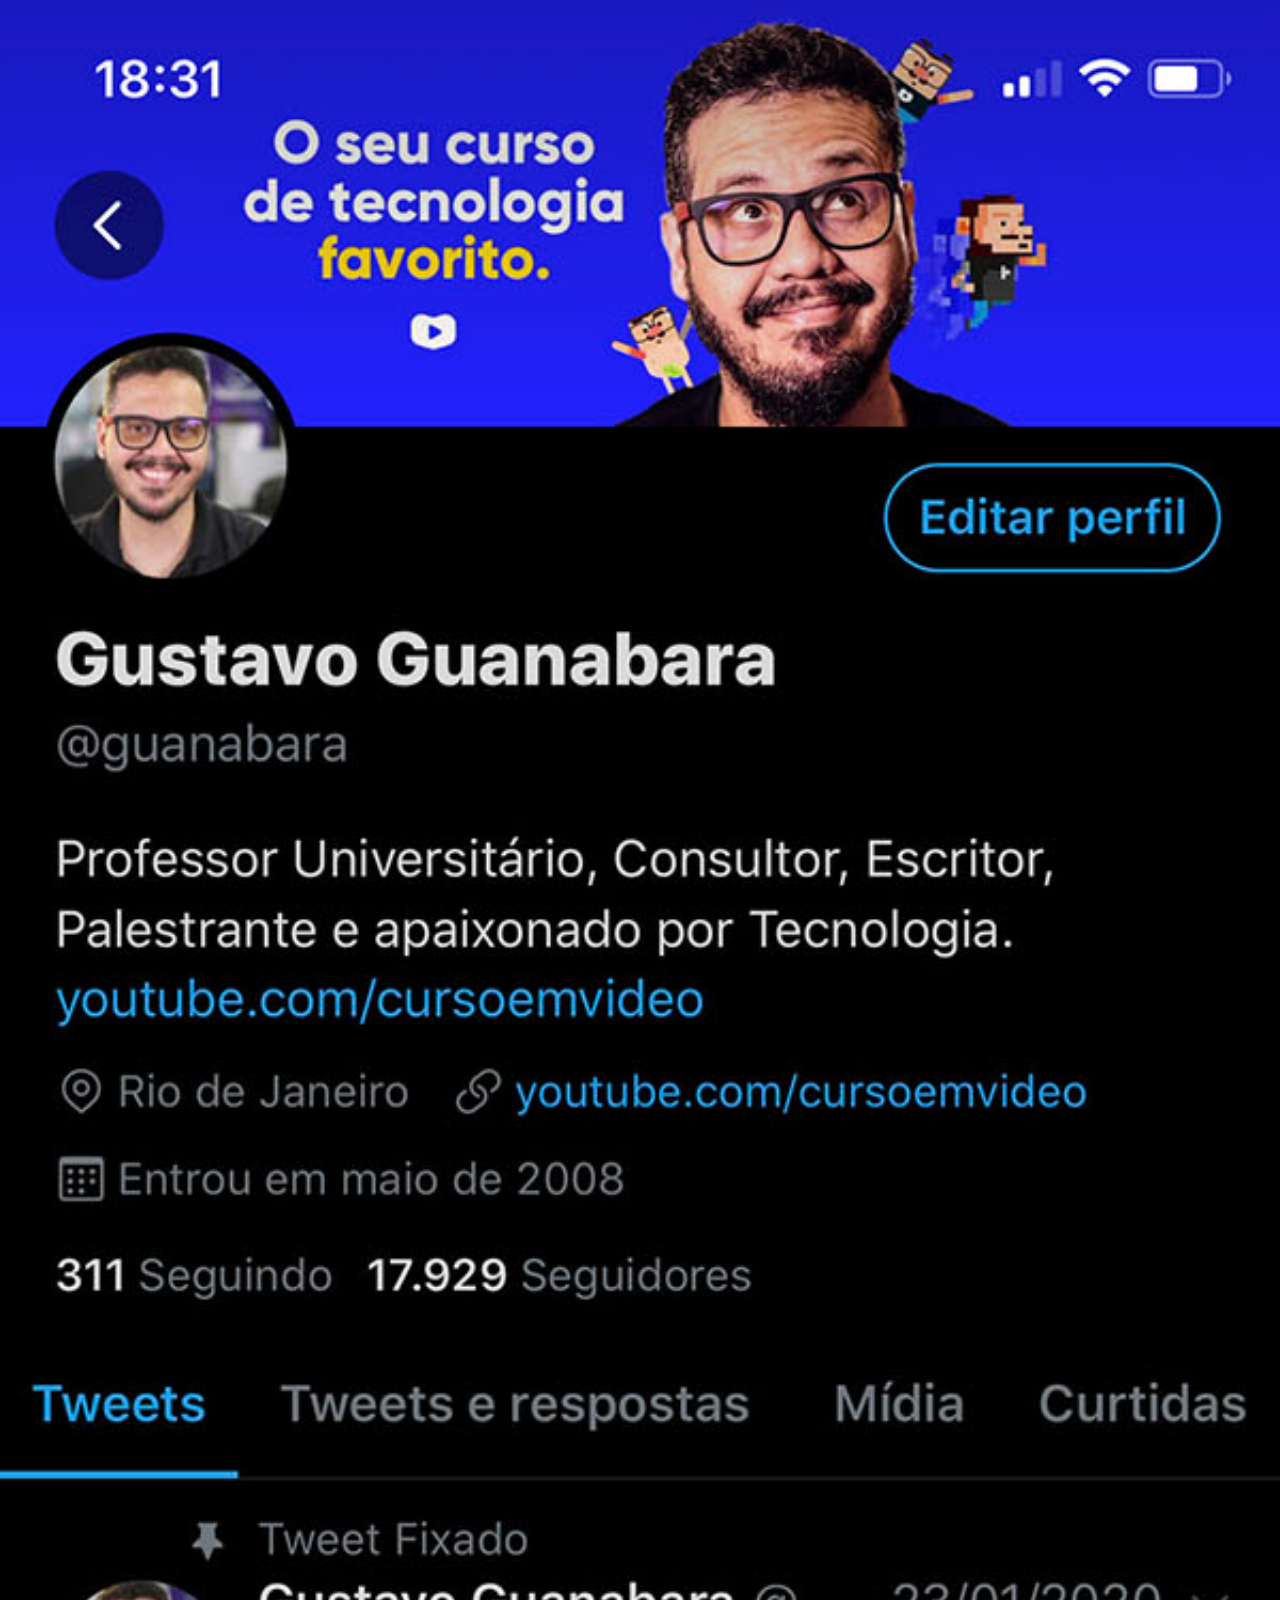
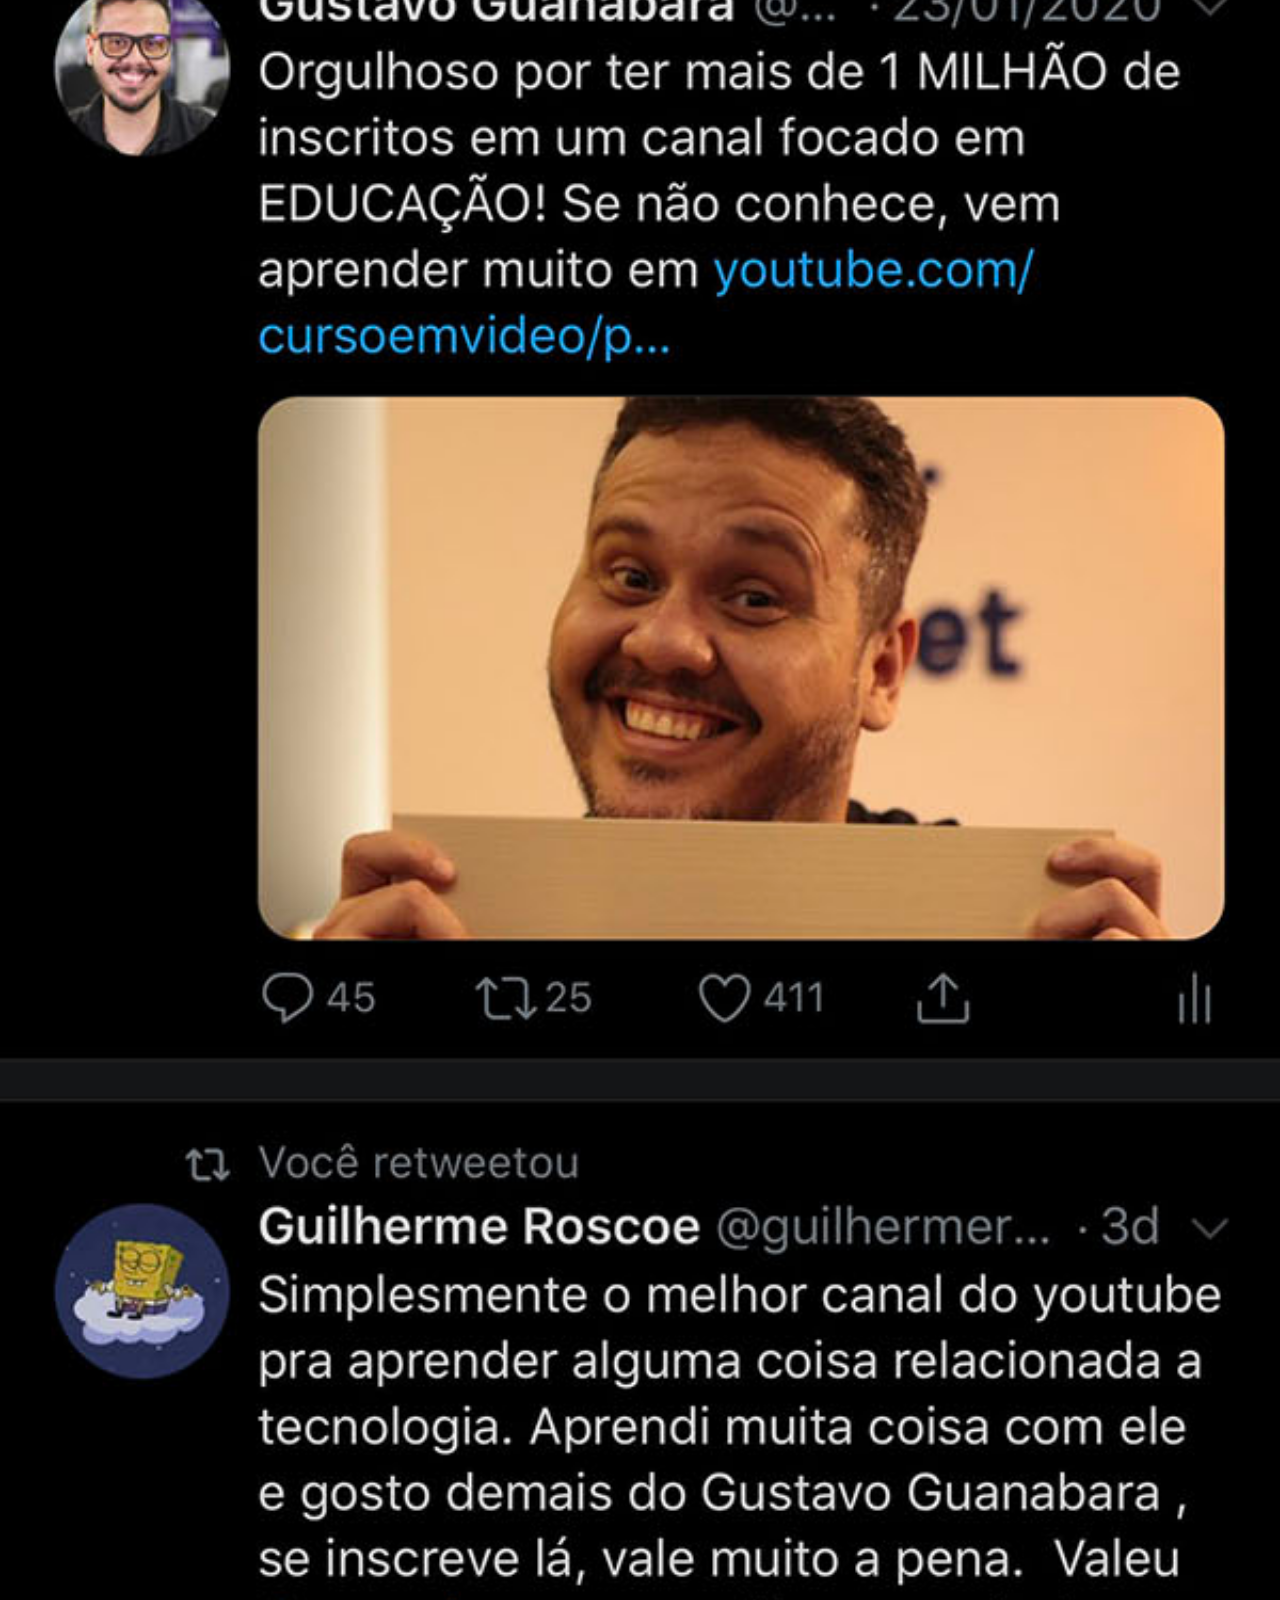
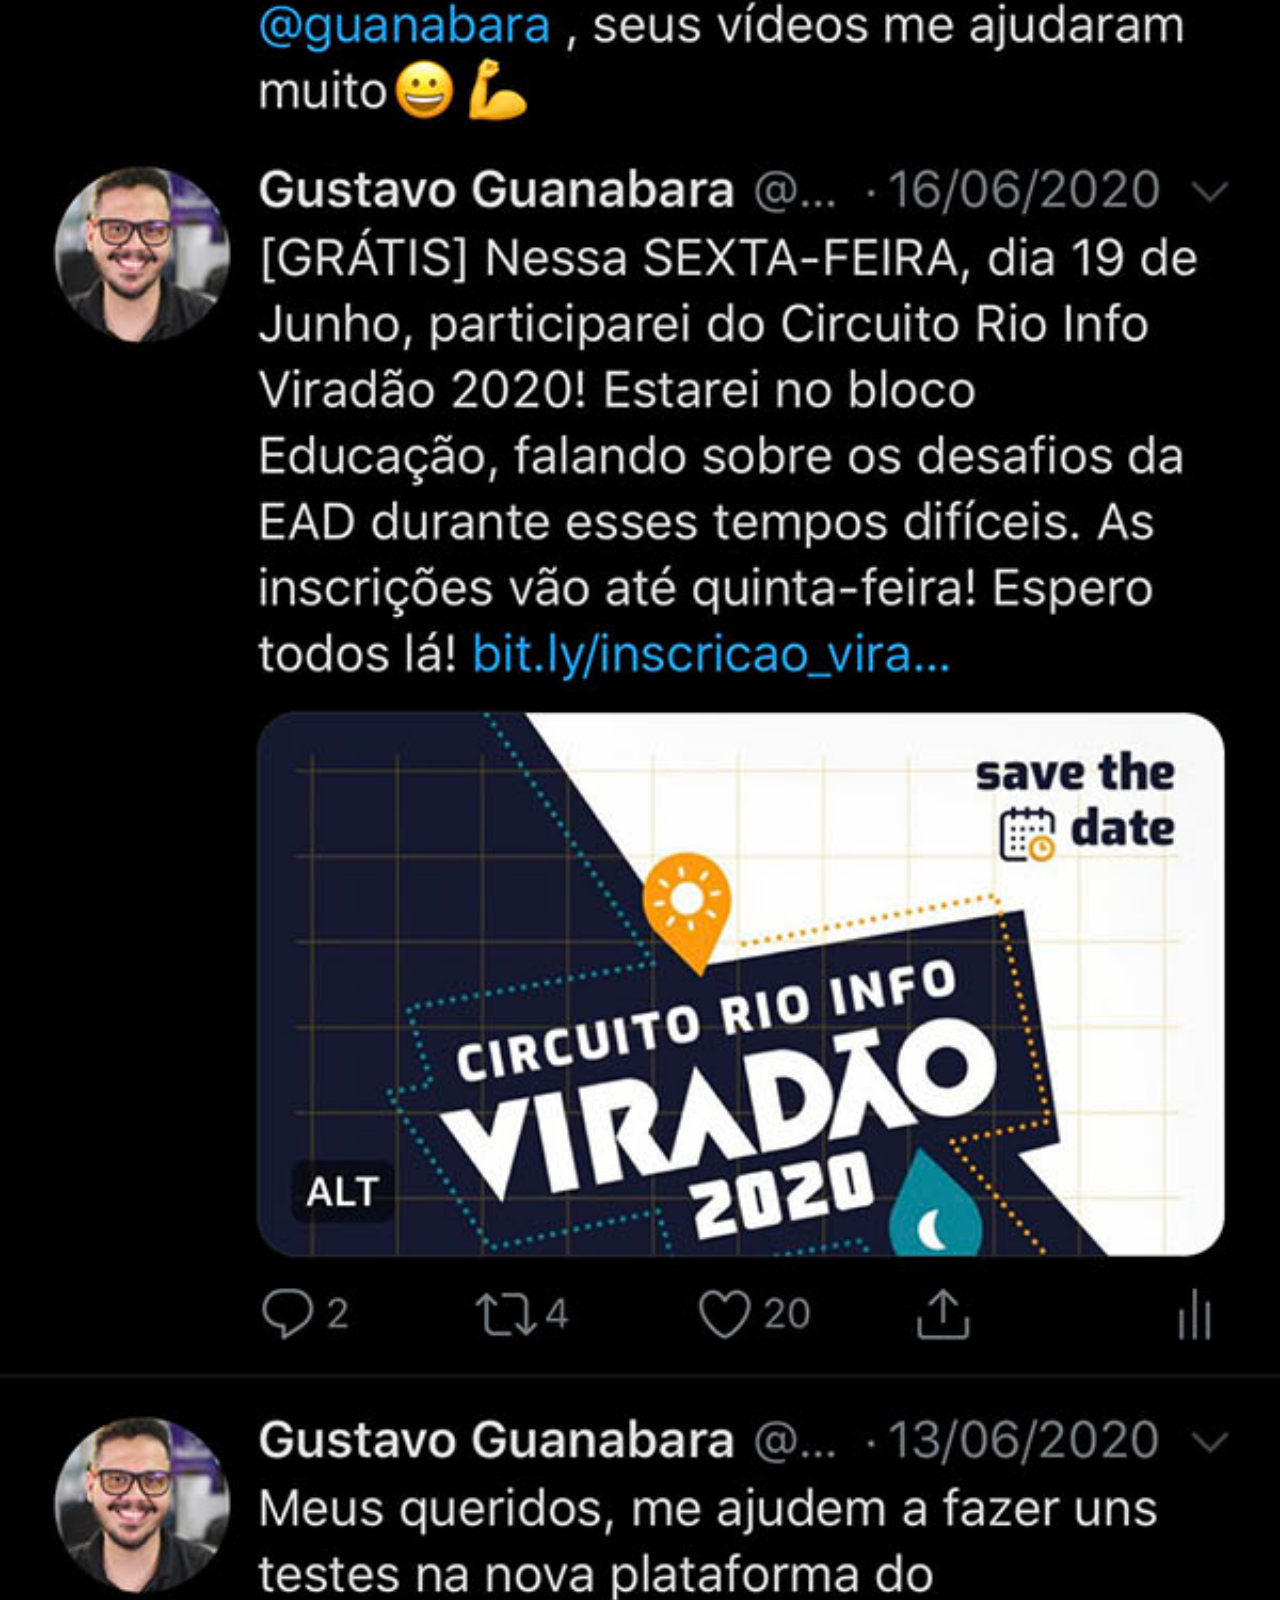
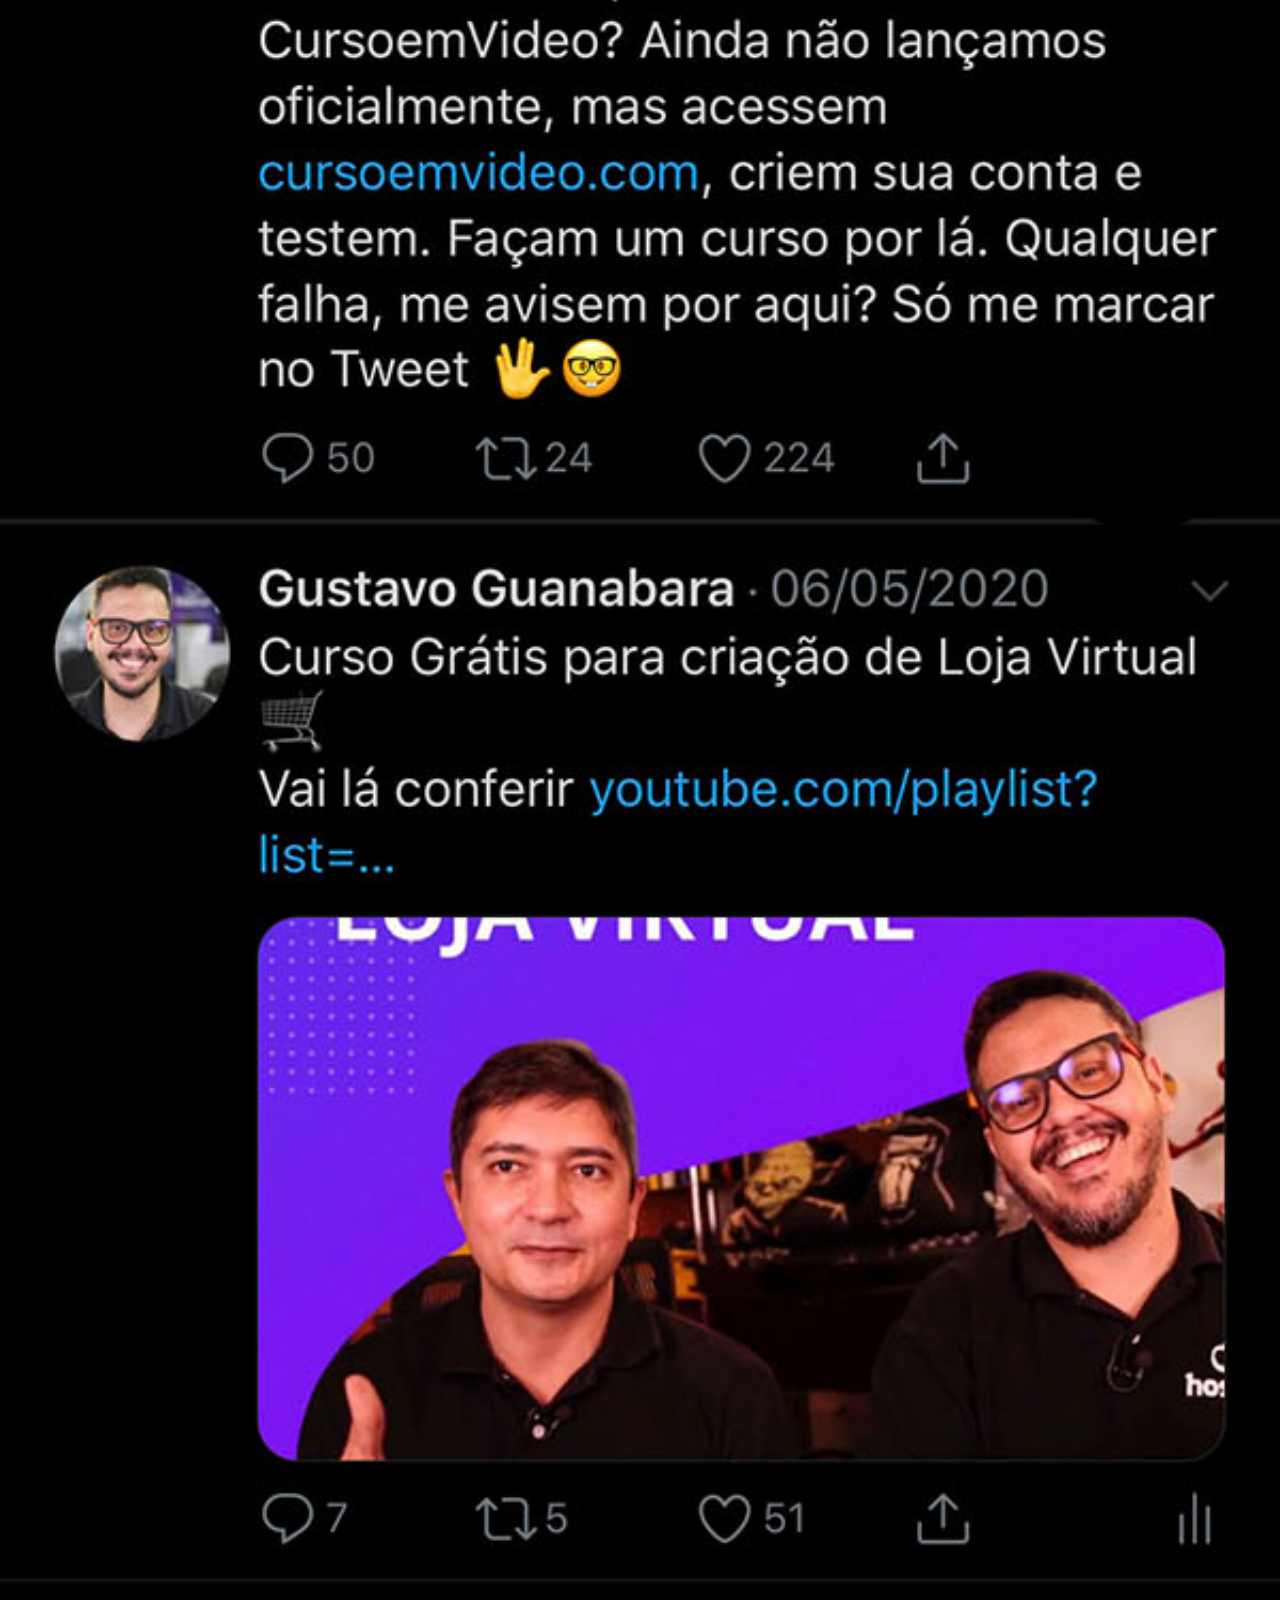
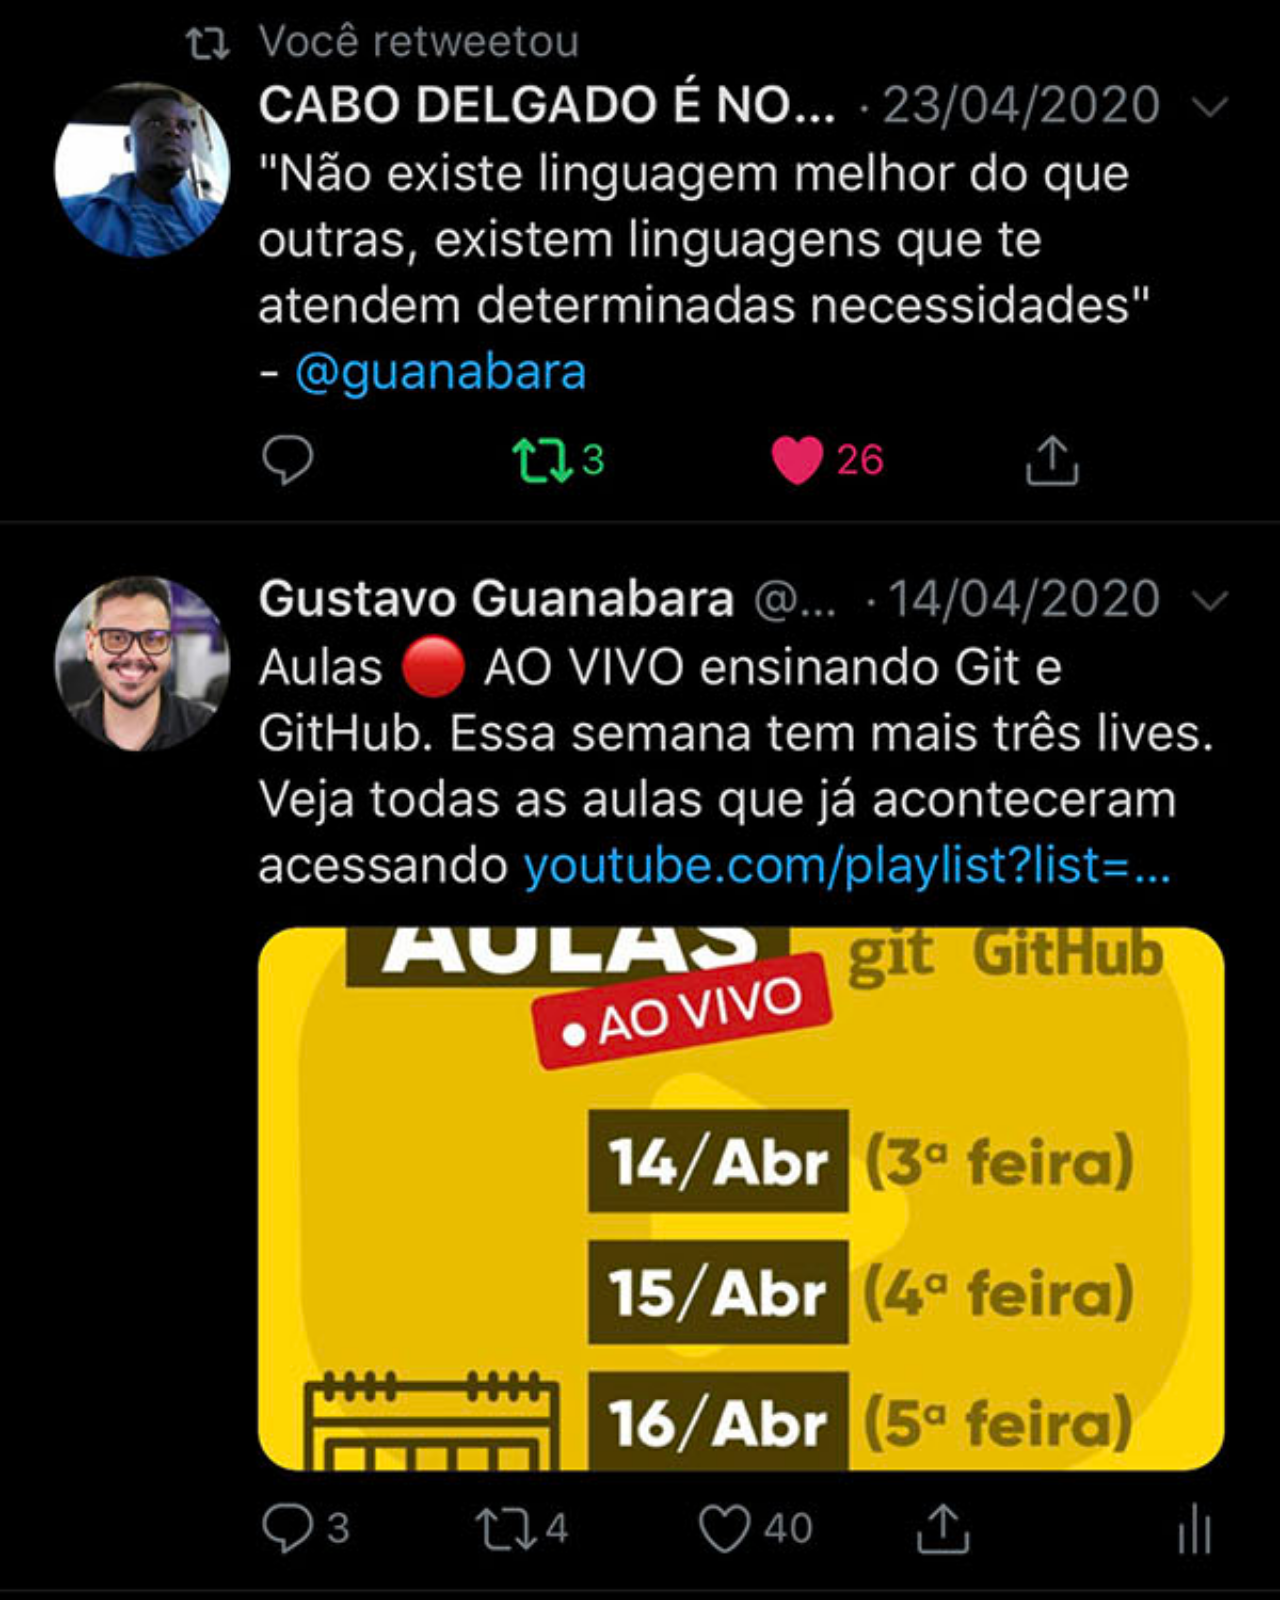
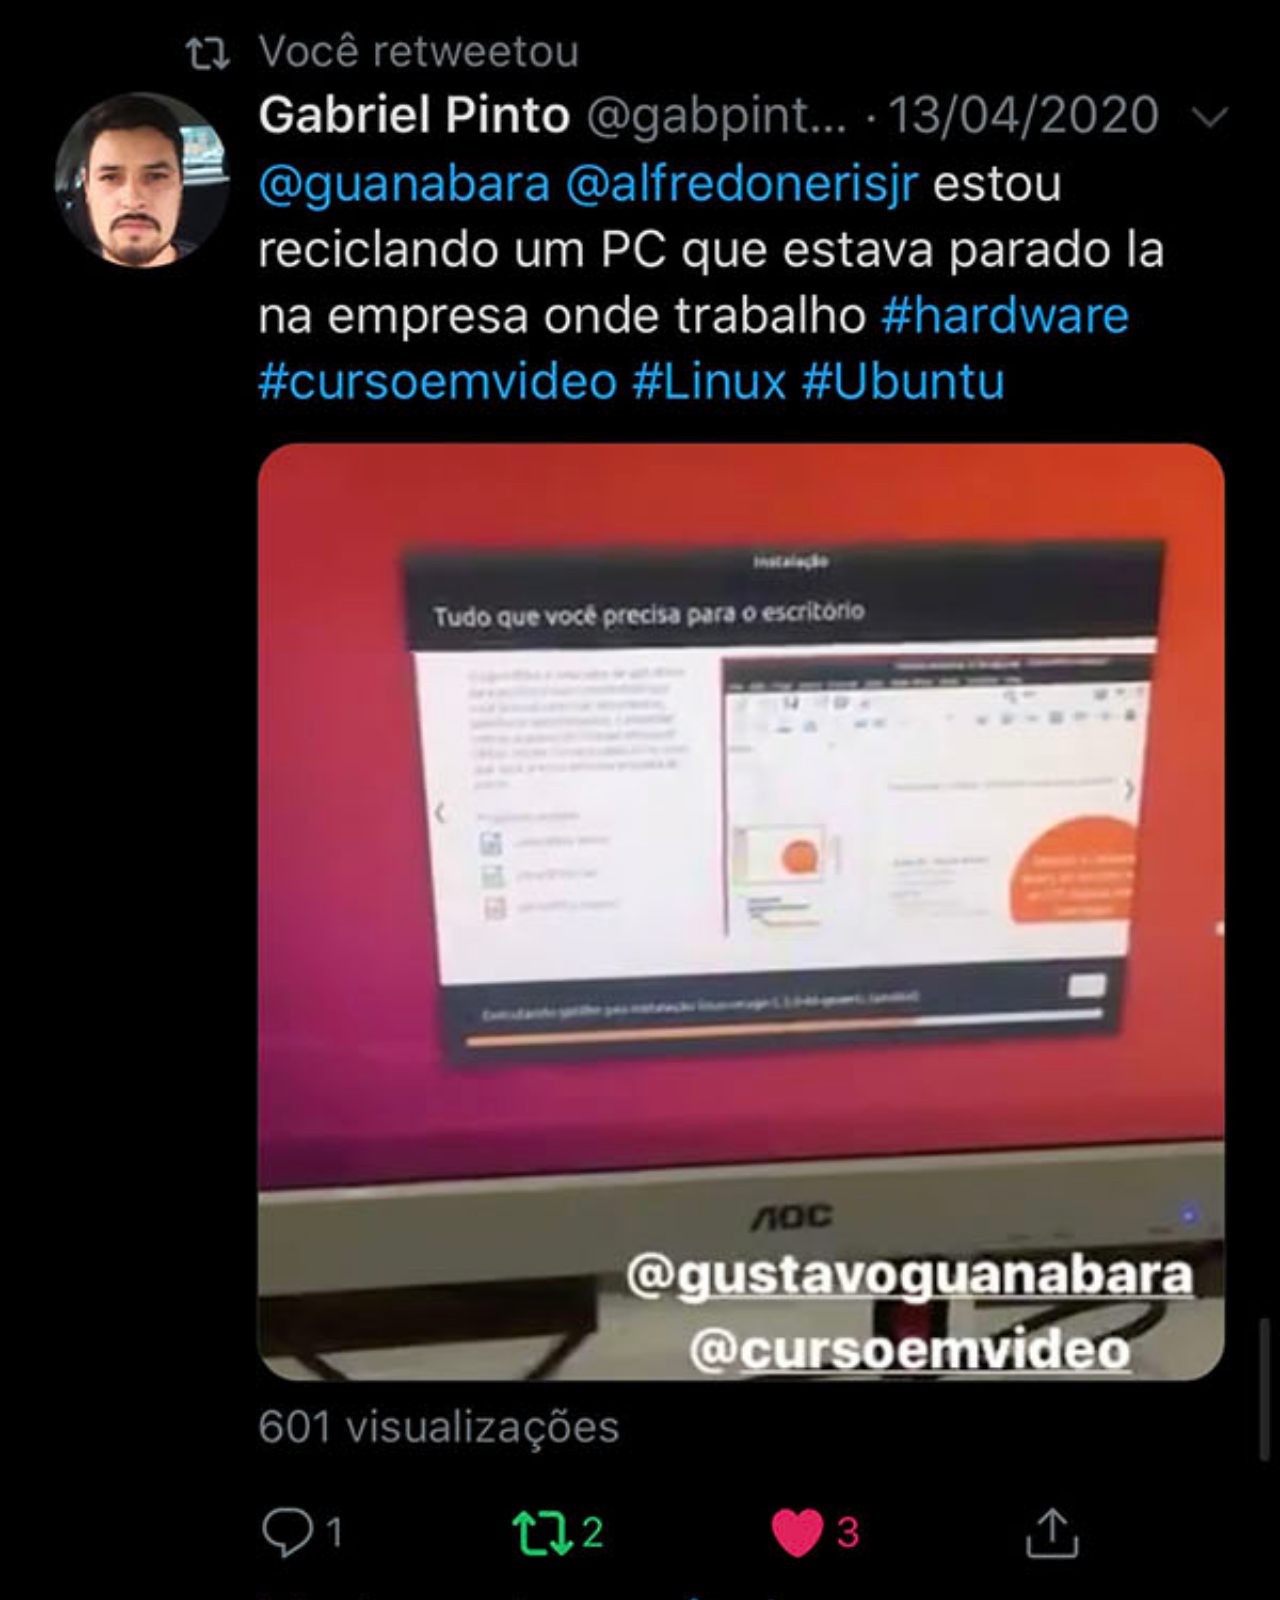
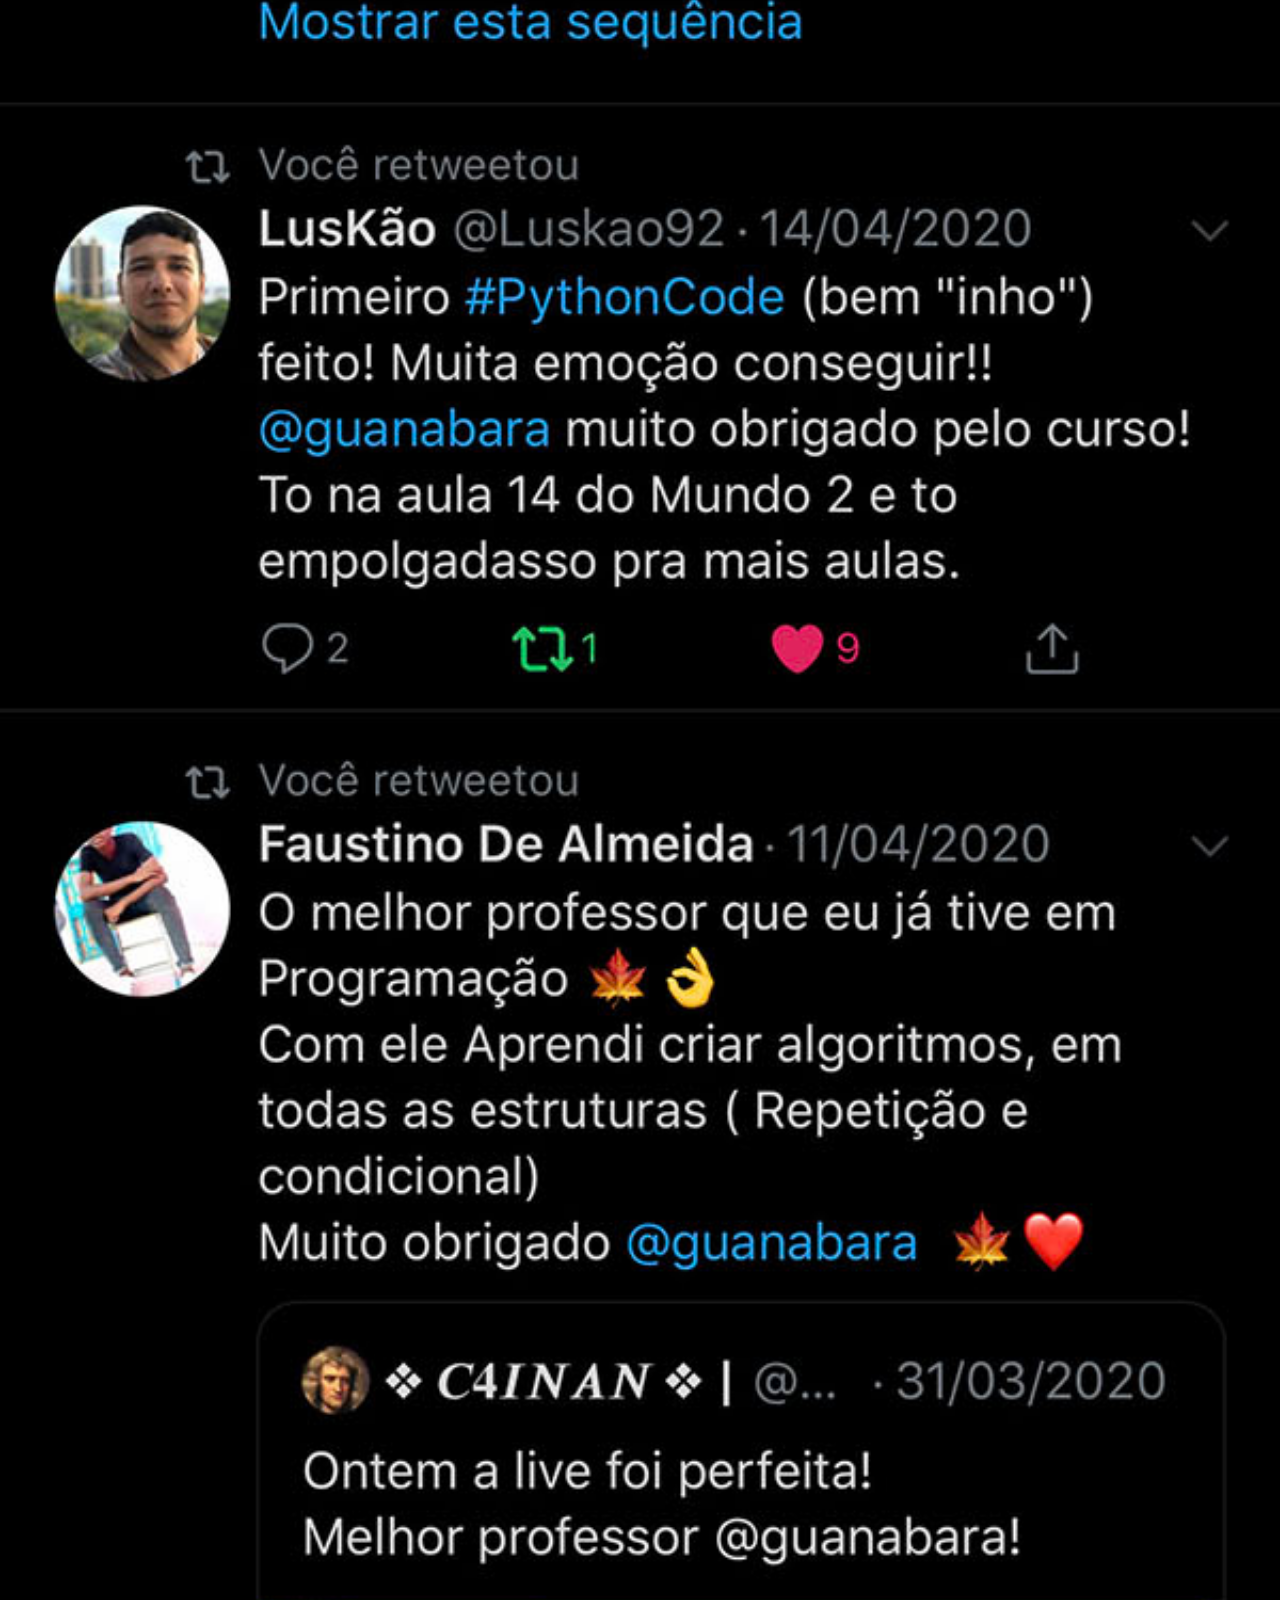
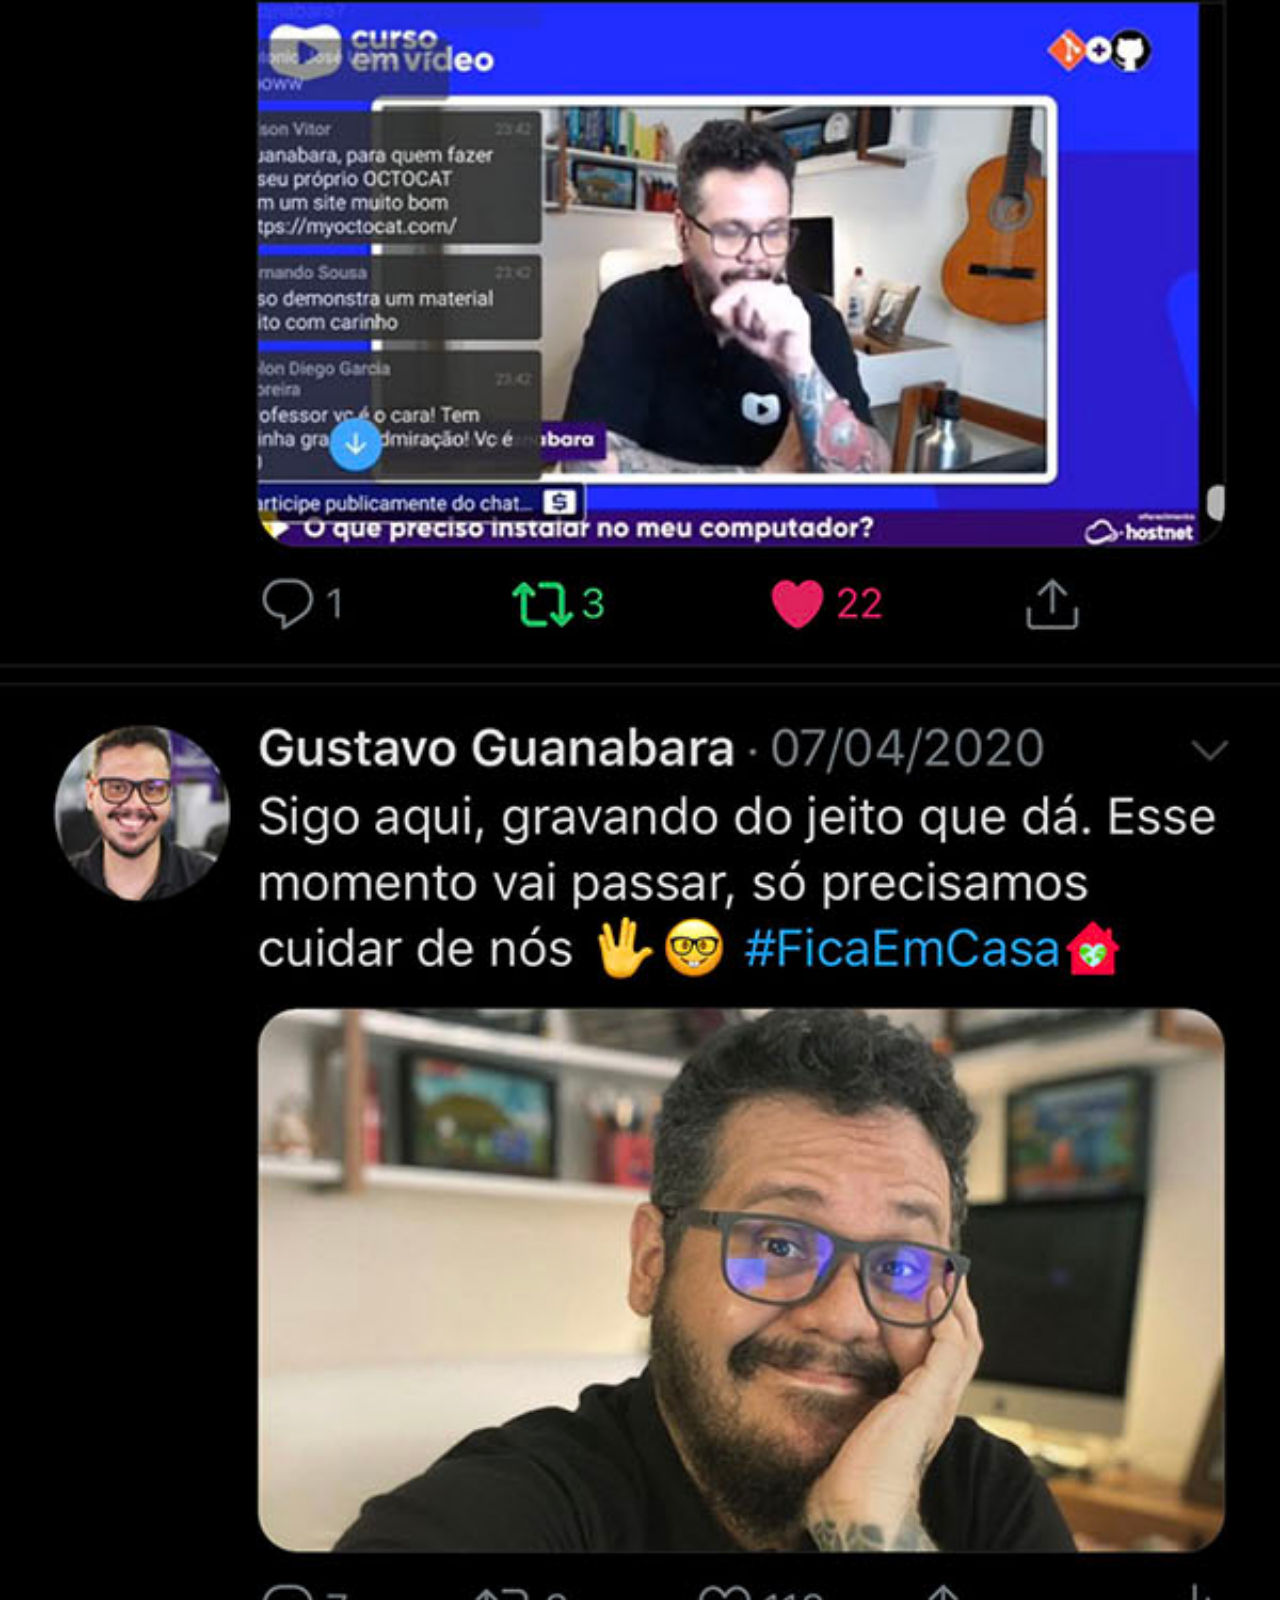
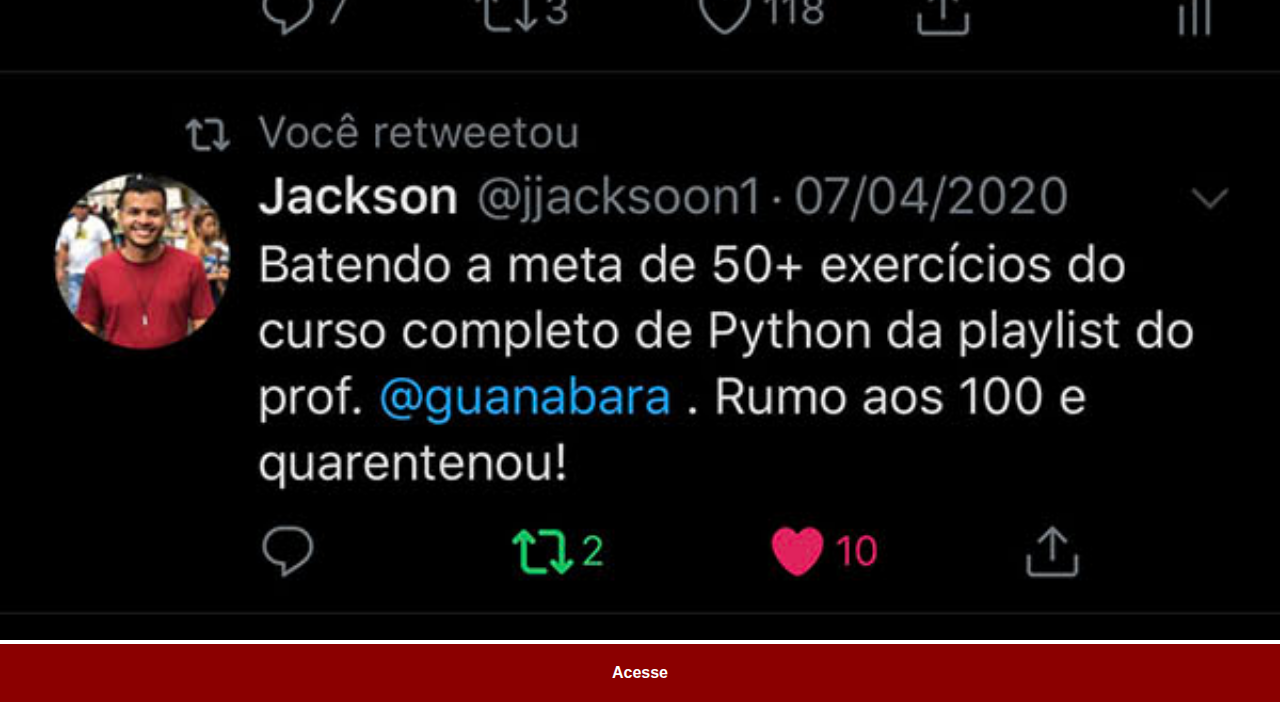
<file: twitter.html>
<!DOCTYPE html>
<html lang="pt-PT">
<head>
    <meta charset="UTF-8">
    <meta name="viewport" content="width=device-width, initial-scale=1.0">
    <title>Youtube</title>
    <link rel="stylesheet" href="style/social.css">
</head>
<body>
    <img src="images/tela-twitter.jpg" alt="Twitter">
    <a href="">Acesse</a>
</body>
</html>
</file>
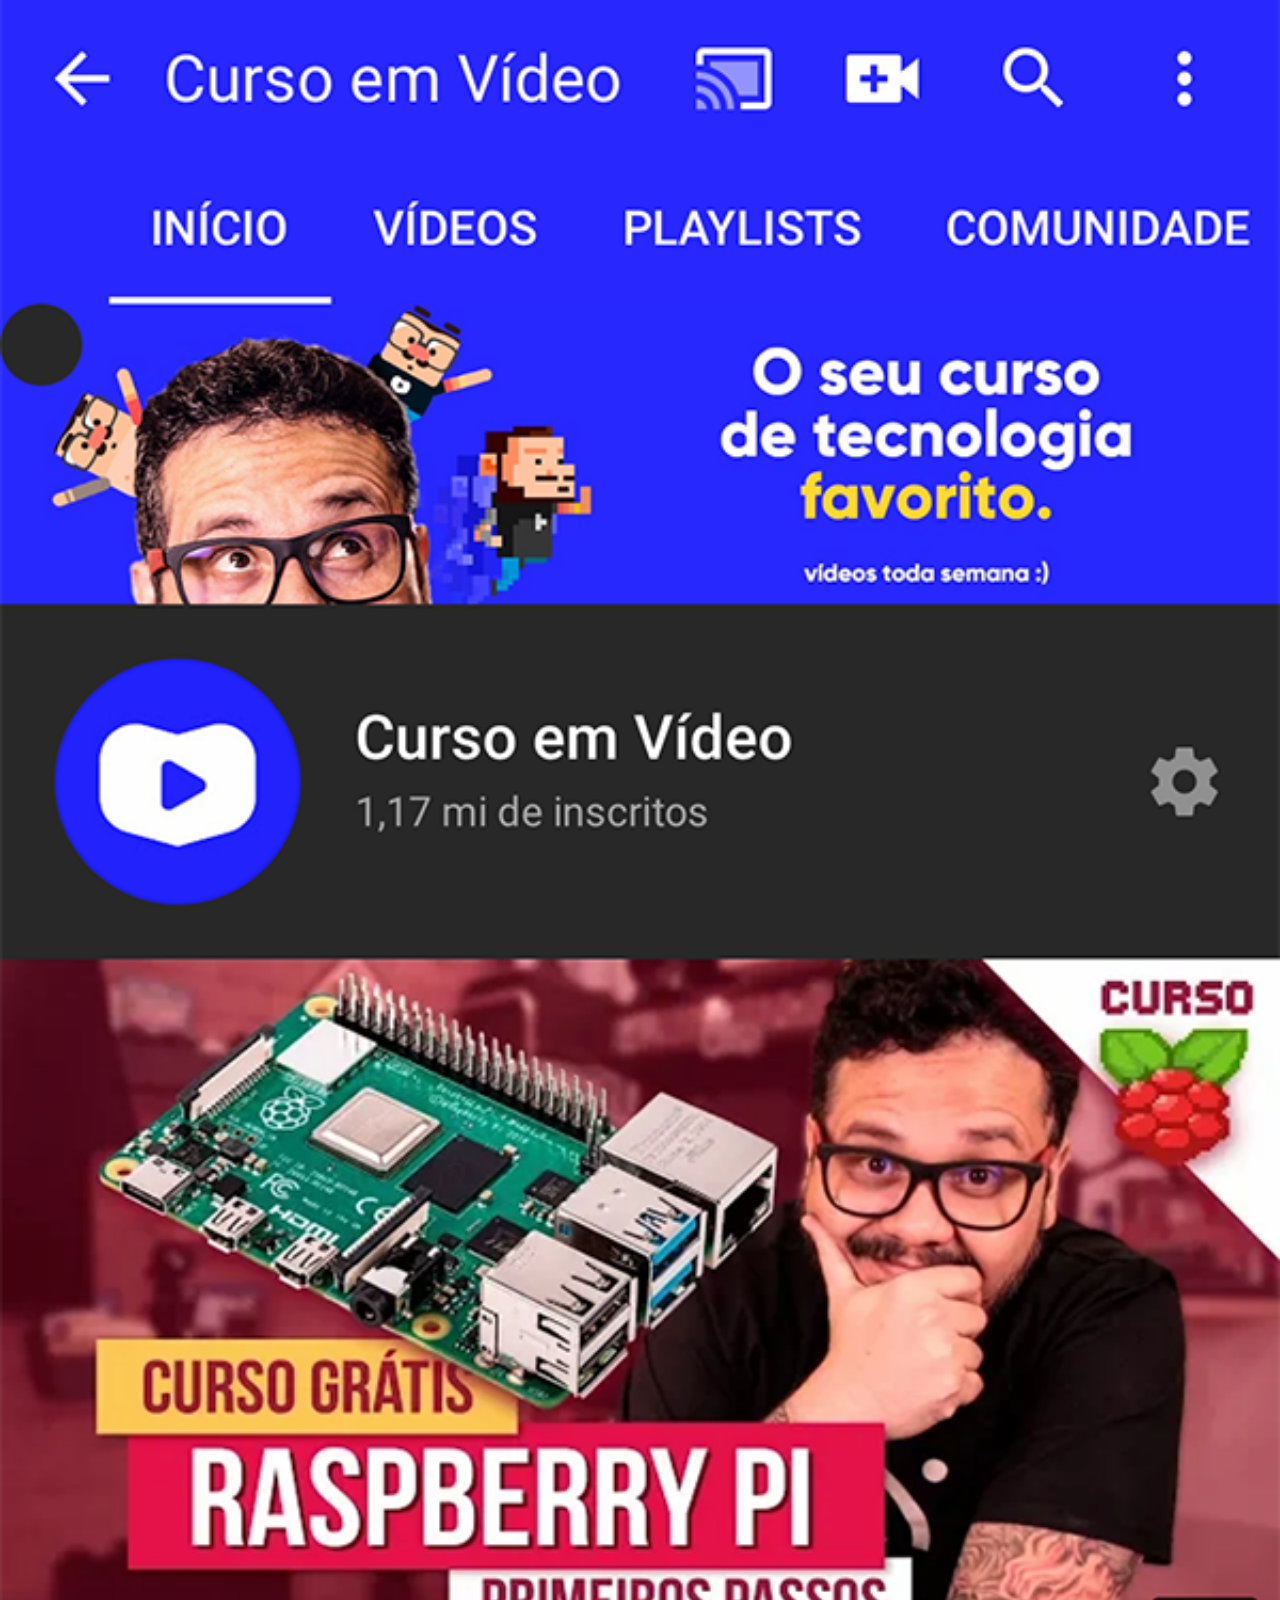
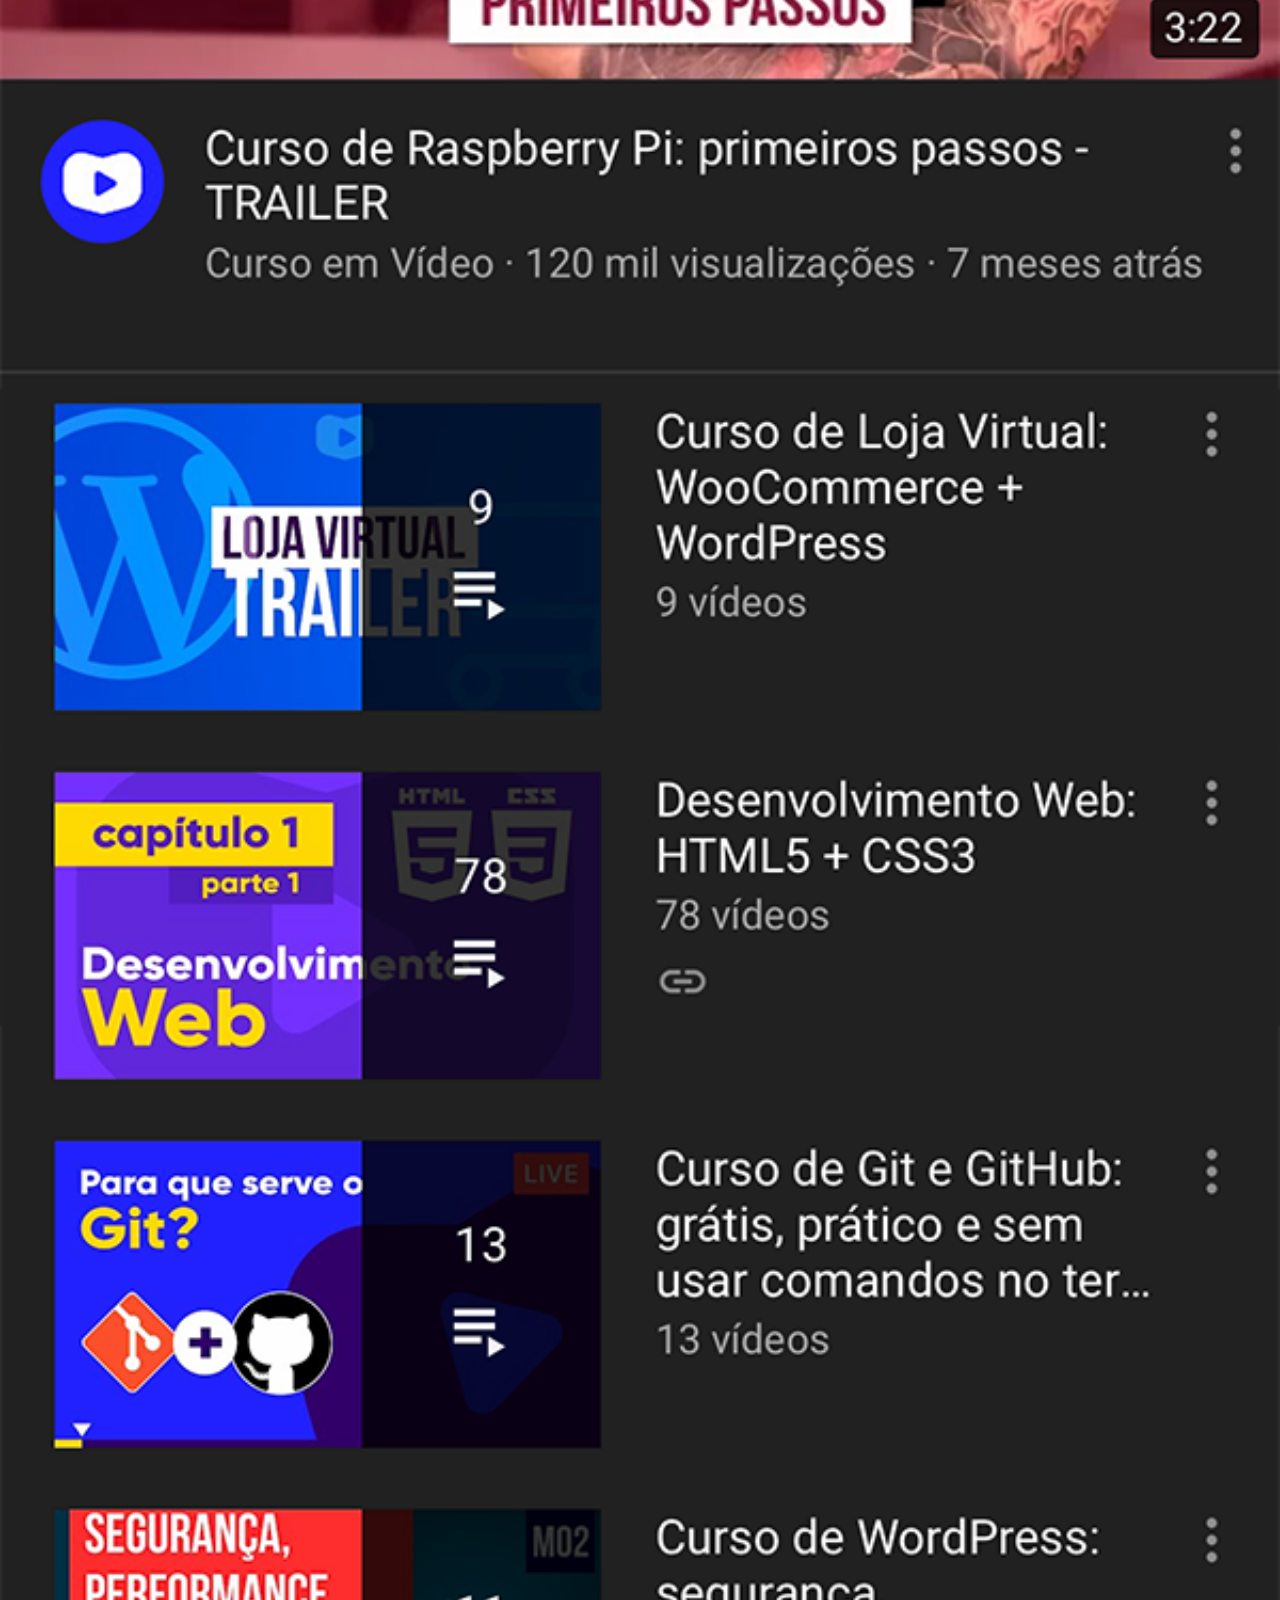
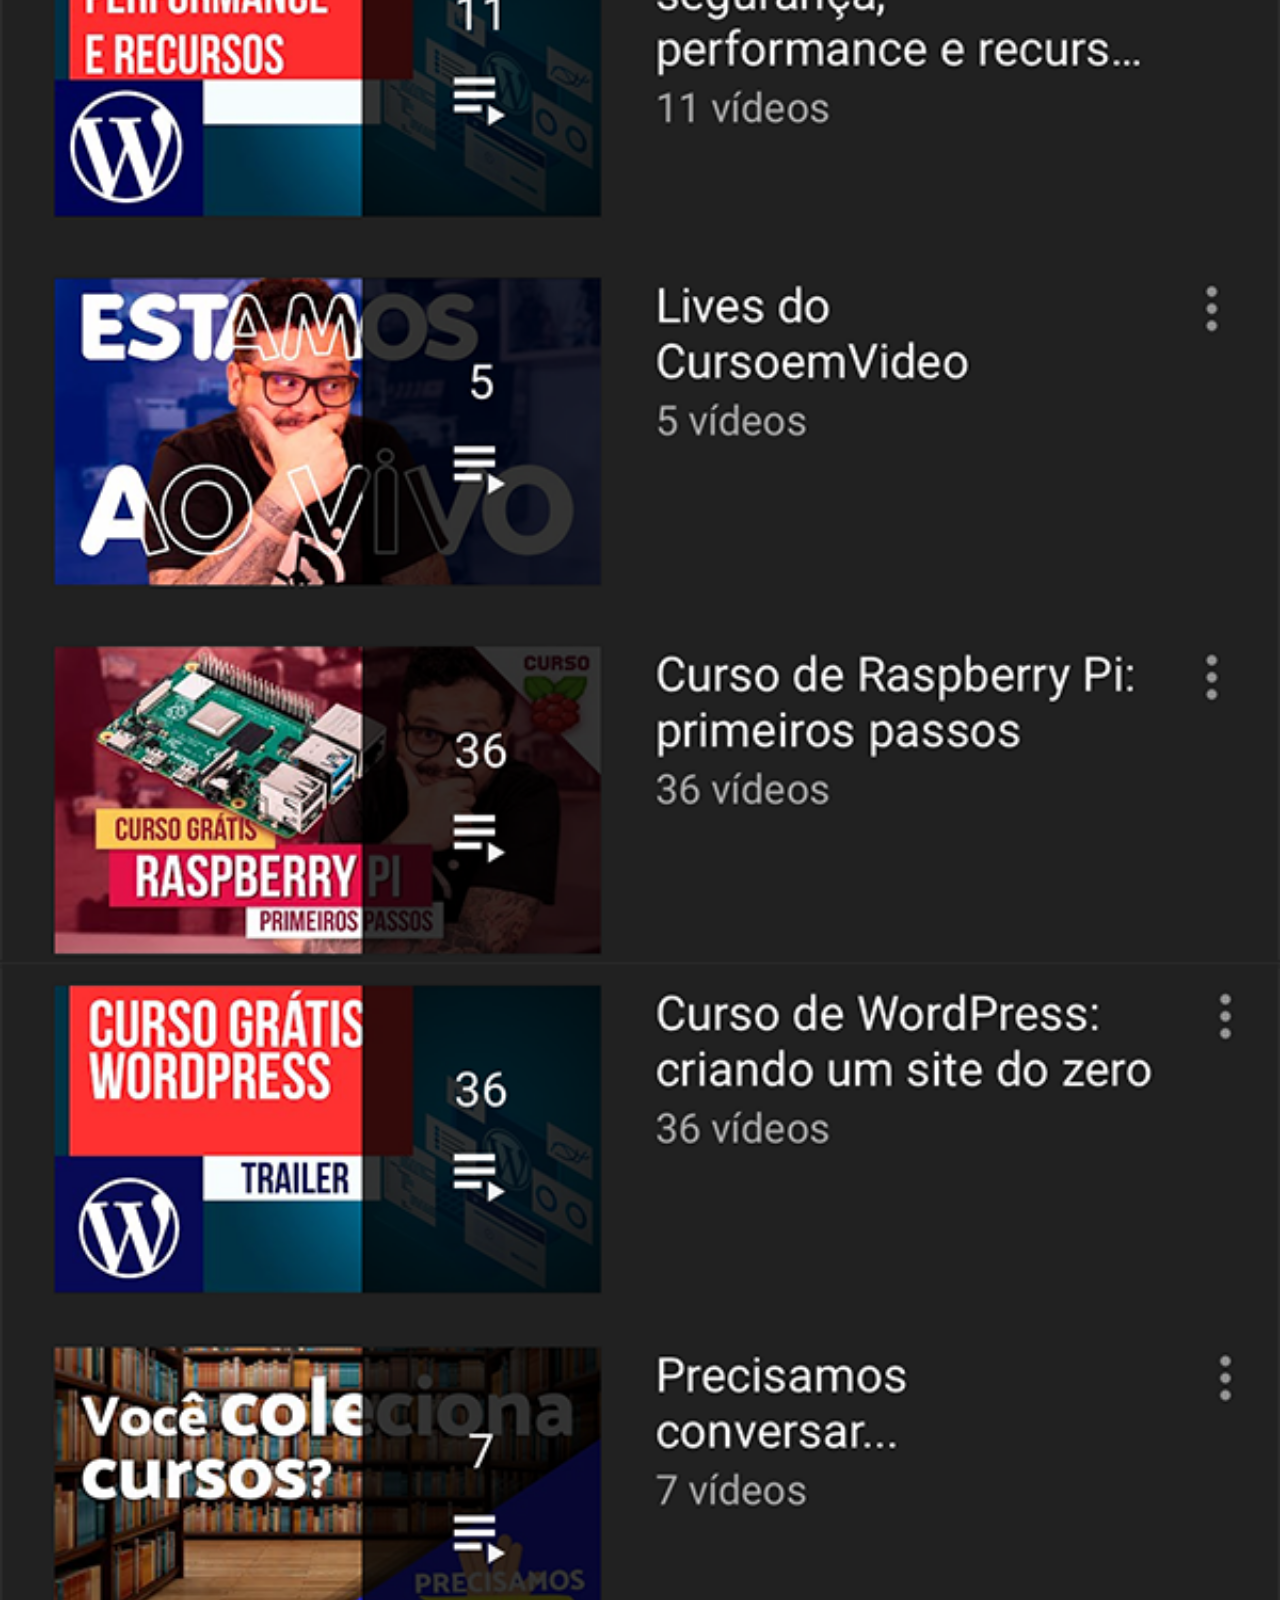
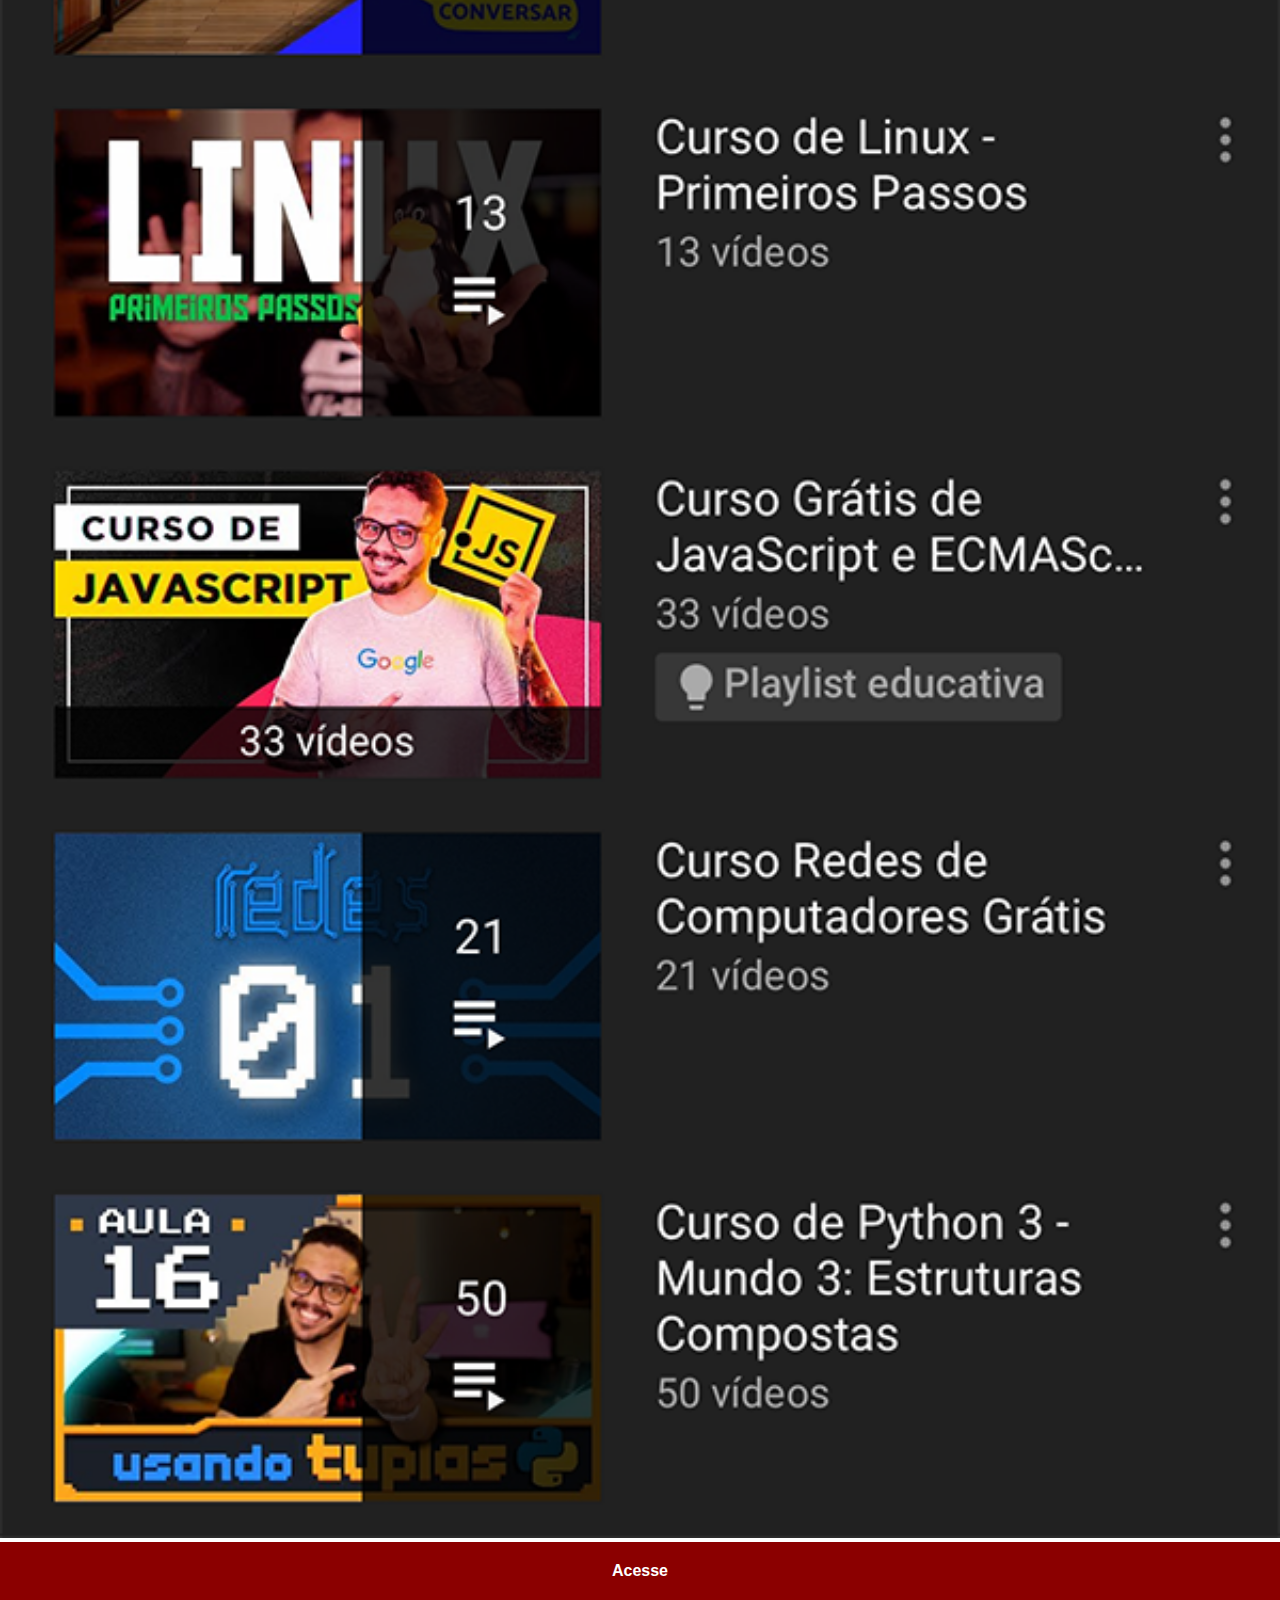
<file: youtube.html>
<!DOCTYPE html>
<html lang="pt-PT">
<head>
    <meta charset="UTF-8">
    <meta name="viewport" content="width=device-width, initial-scale=1.0">
    <title>Youtube</title>
   <link rel="stylesheet" href="style/social.css">
</head>
<body>
    <img src="images/tela-youtube.png" alt="YouTube">
    <a href="">Acesse</a>
</body>
</html>
</file>
<file: style/style.css>
@charset "UTF-8";

* {
    margin: 0px;
    padding: 0px;
    font-family: Arial, Helvetica, sans-serif;
}

html, body {
    height: 100vh;
    width: 100vw;
    background-color: black;
}
body {
    background: url('../images/fundo-madeira.jpg') no-repeat top center;
    background-size: cover;
    background-attachment: fixed;
}

main {
    height: 100vh;
    position: relative;
}

section#telefone {
    position: absolute;
    top: 50%;
    left: 50%;
    transform: translate(-50%,-50%);
    height: 627px;
    width: 311px;
    background: url("../images/frame-iphone.png") no-repeat;
}

iframe#tela {
    position: relative;
    top: 80px;
    left: 22px;
    width: 267px;
    height: 471px; 
}

section#redes-sociais {
    text-align: right;
}
section#redes-sociais img {
    width: 50px;
    margin: 10px;
    border-radius: 50%;
    box-shadow: 2px 2px 5px rgba(0, 0, 0, 0.425);
    box-sizing: border-box;
}
section#redes-sociais img:hover {
    border: 2px solid rgba(255, 255, 255, 0.63);
    transform: translate(-3px, -3px);
    box-shadow: 5px 5px 10px rgba(0, 0, 0, 0.603);
    transition: transform .5s, border 0.4s;
    
}
</file>
<file: style/social.css>
@charset "UTF-8";

    * {
        margin: 0px;
        padding: 0px;
        font-family: Arial, Helvetica, sans-serif;
    }
    ::-webkit-scrollbar {
        width: 0px;
        height: 0px;
    }
    img {
        width: 100vw;
    }

    a {
        display: block;
        text-align: center;
        color: white;
        background: darkred;
        padding: 20px;
        text-decoration: none;
        font-weight: bolder;
    }
</file>
